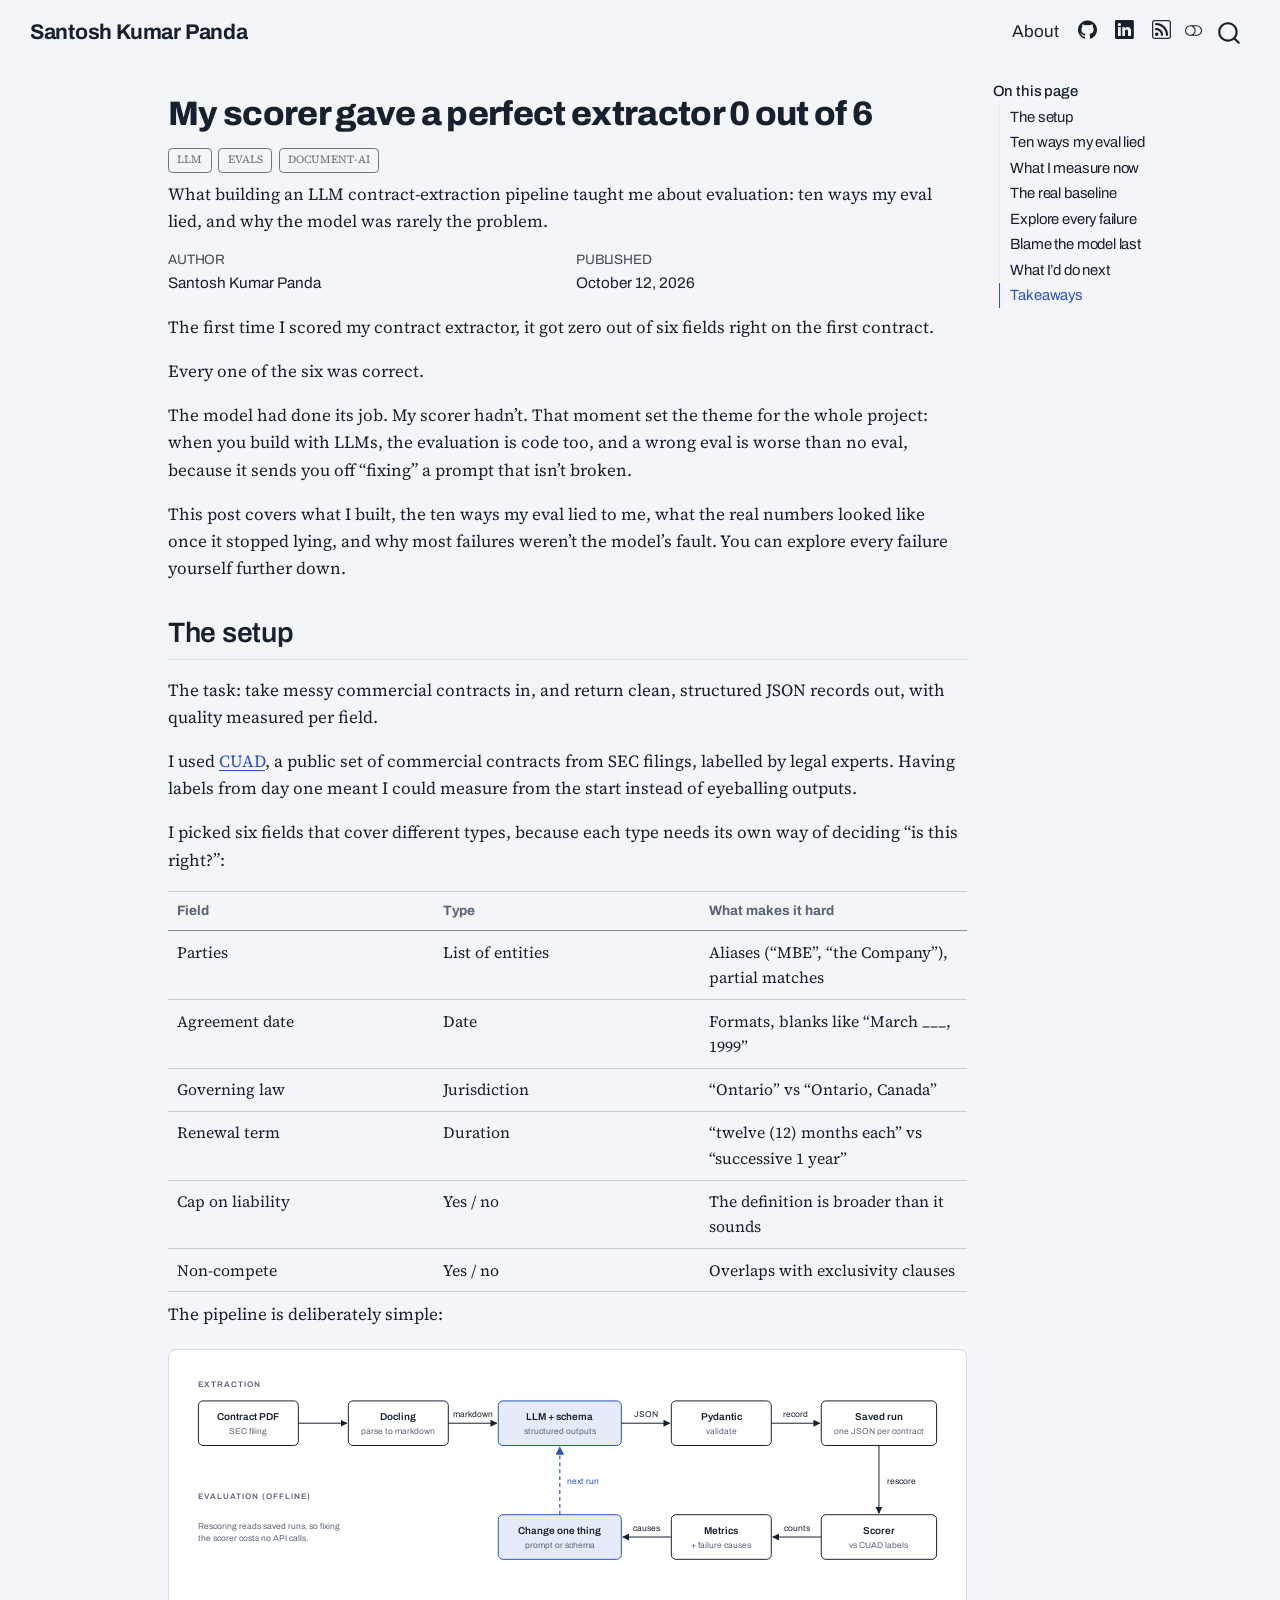
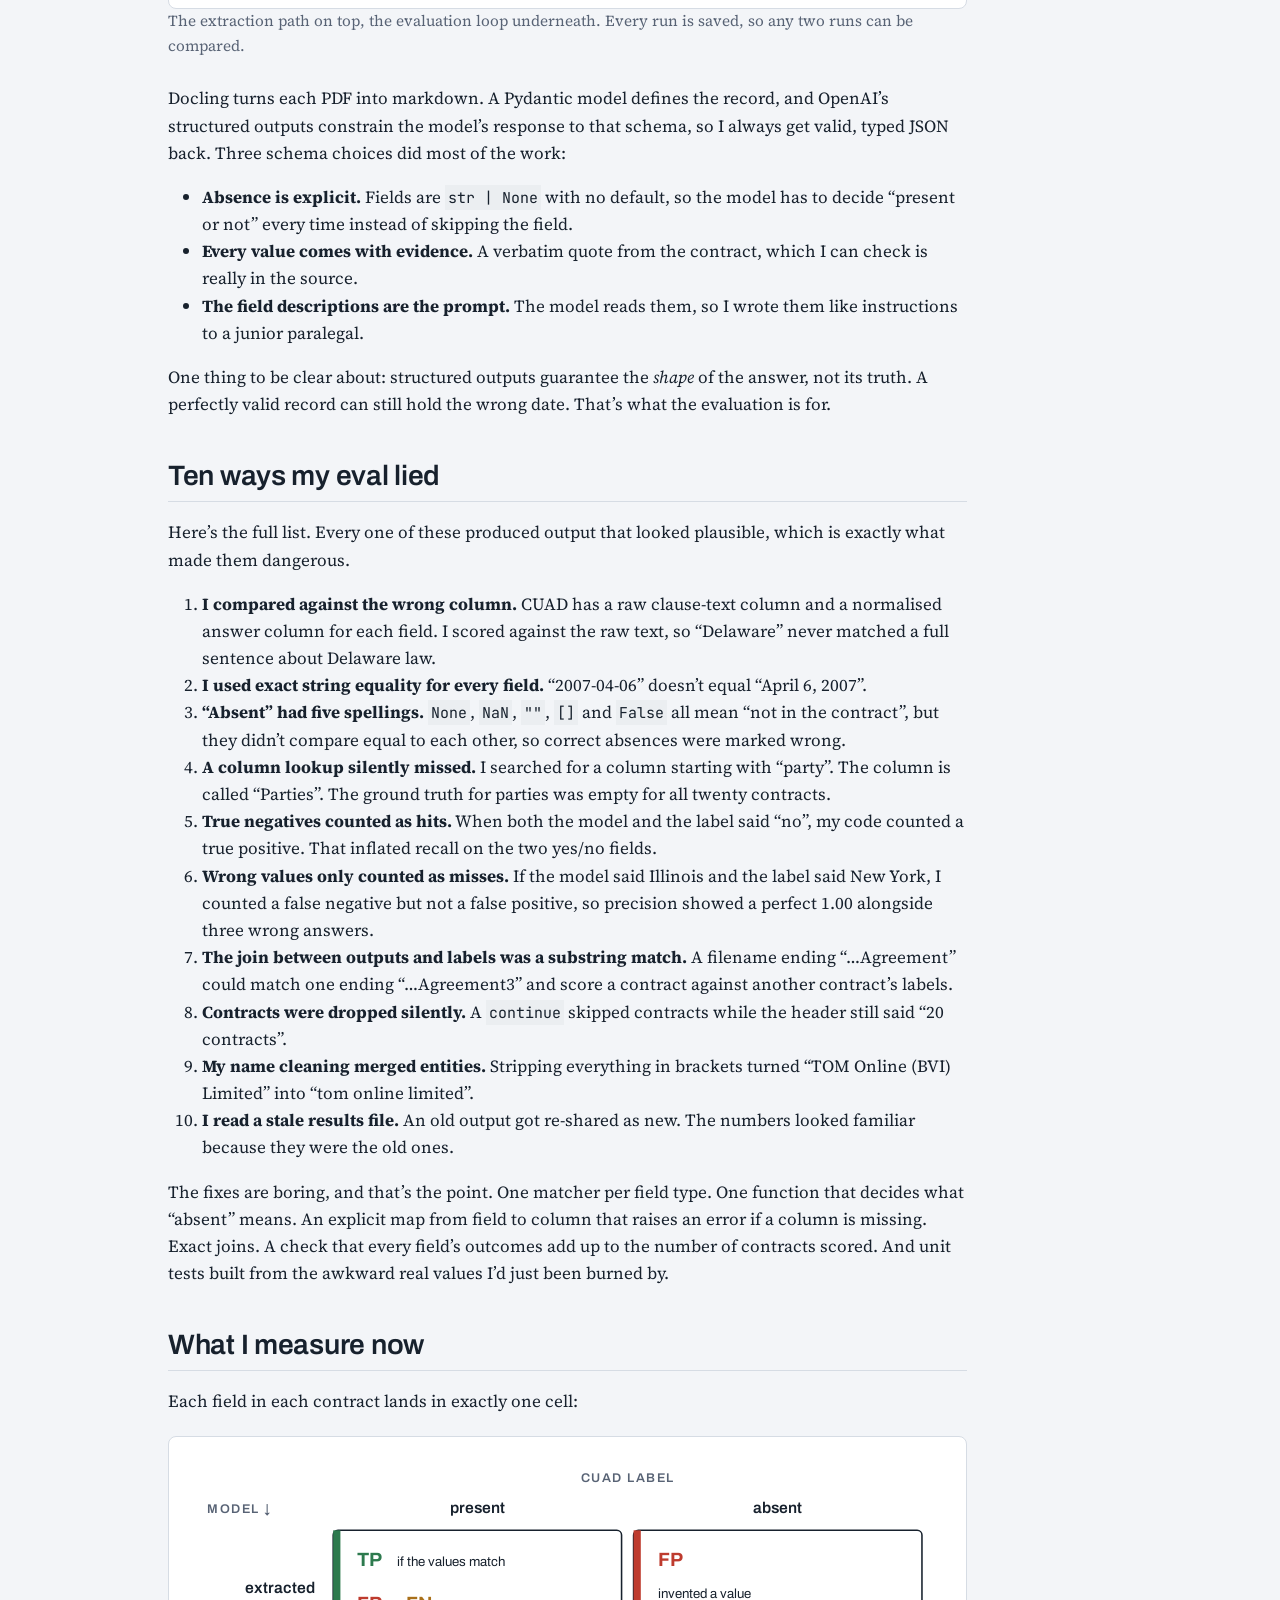
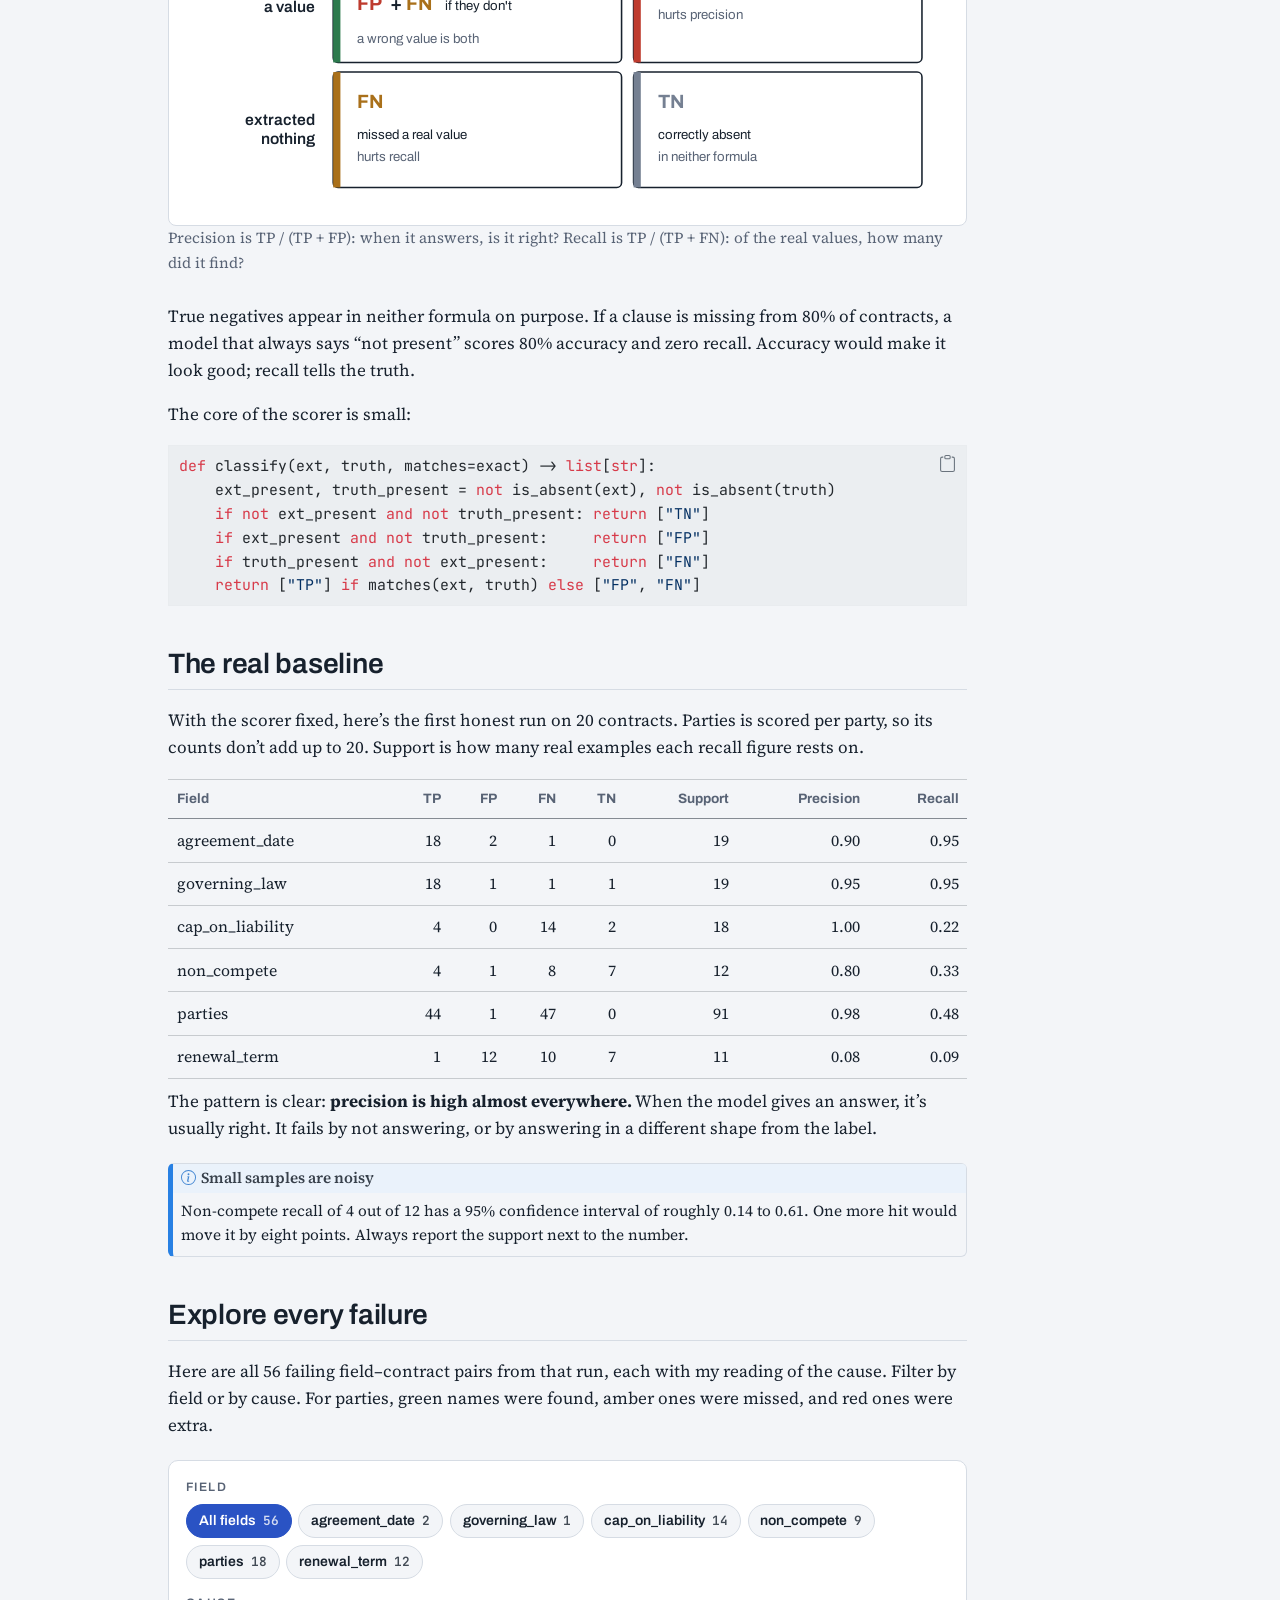
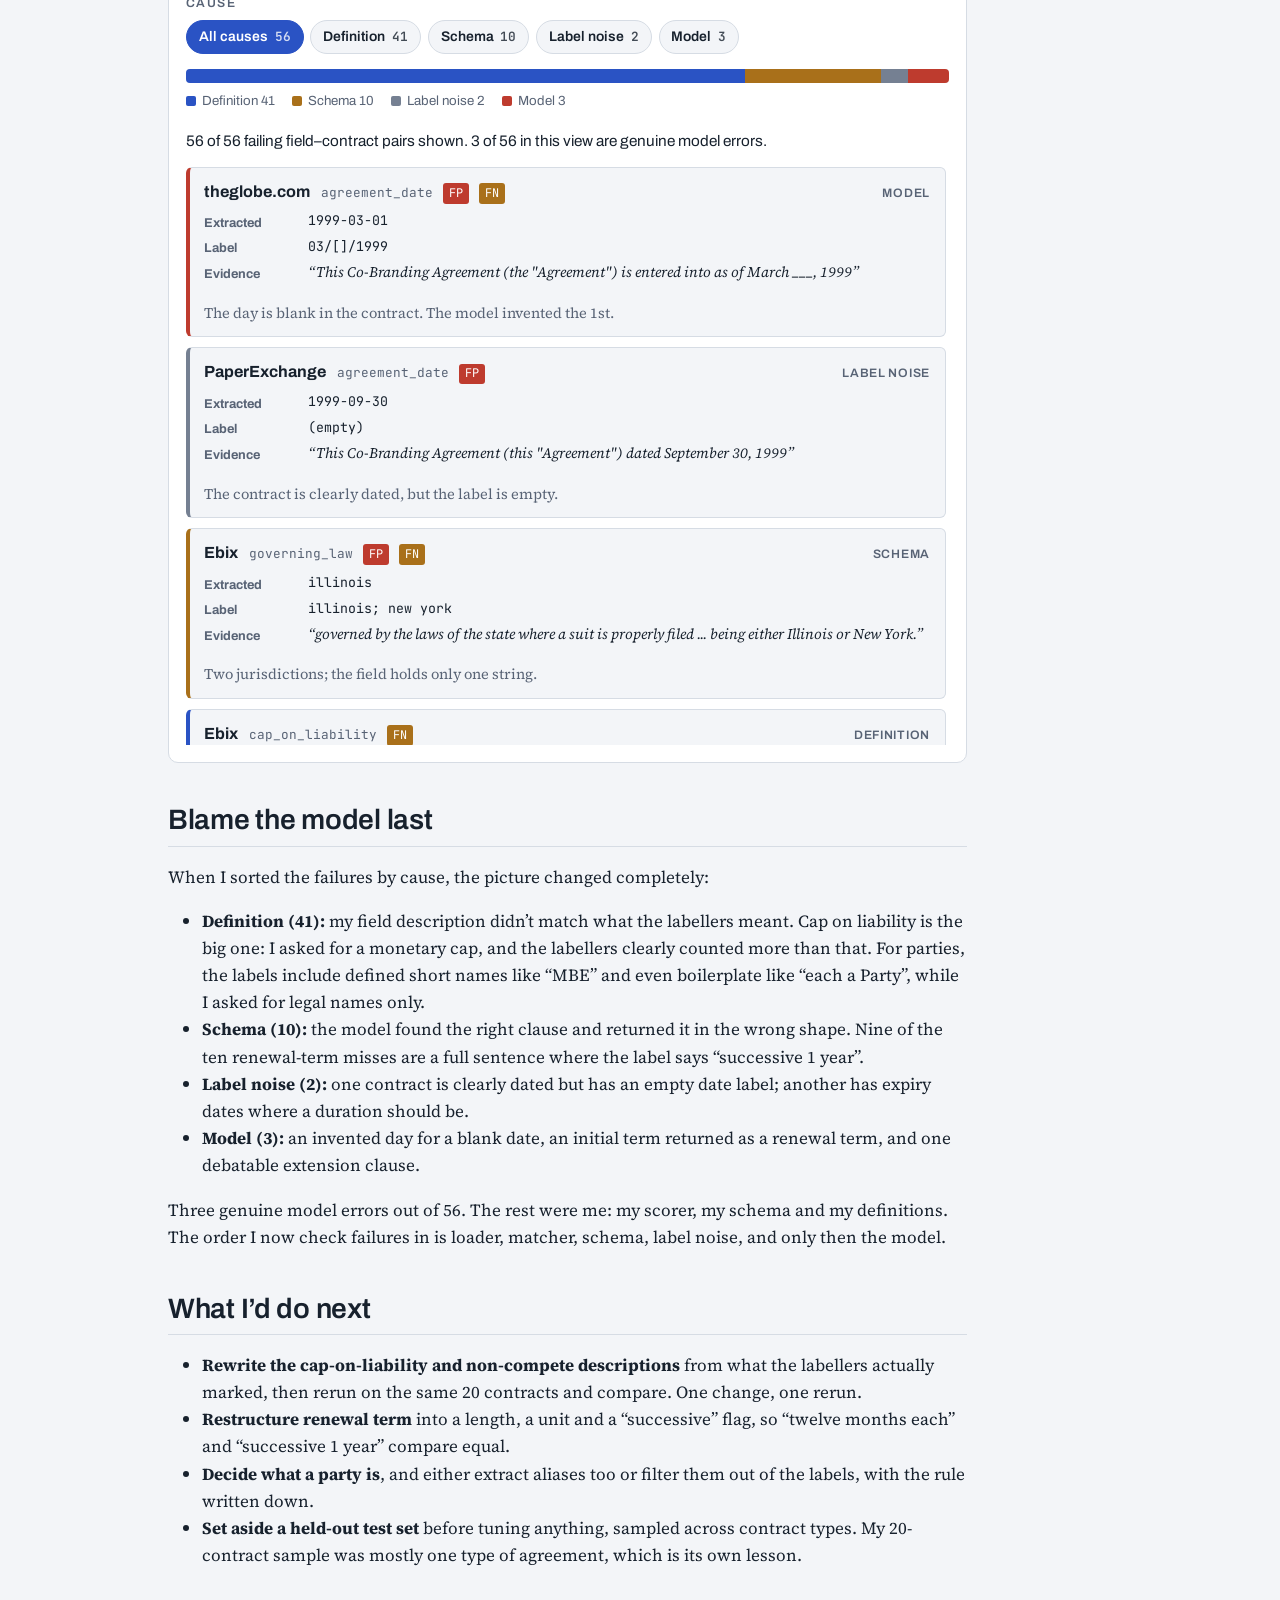
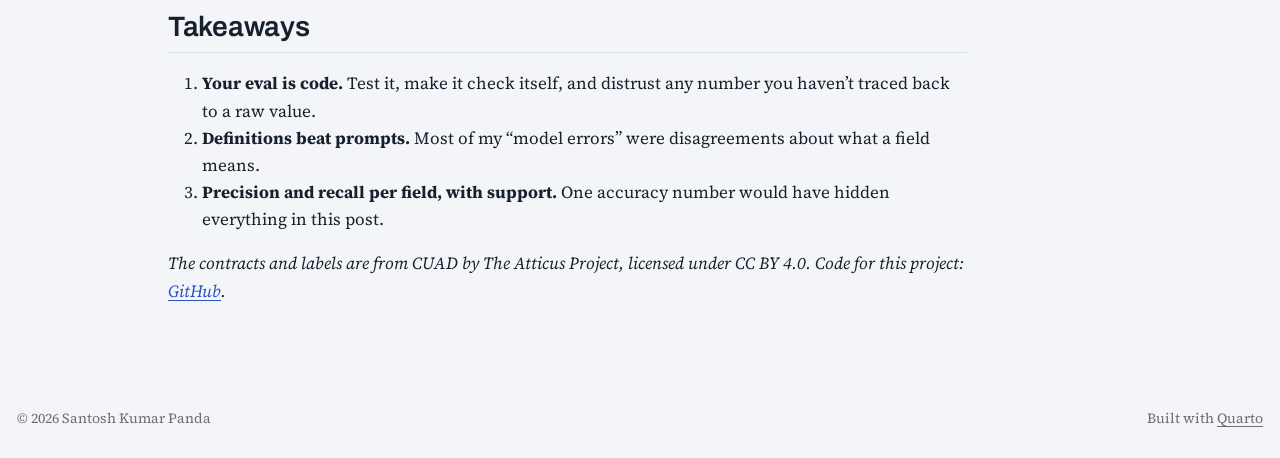
<file: posts/eval-lied/index.html>
<!DOCTYPE html>
<html xmlns="http://www.w3.org/1999/xhtml" lang="en" xml:lang="en"><head>

<meta charset="utf-8">
<meta name="generator" content="quarto-1.10.19">

<meta name="viewport" content="width=device-width, initial-scale=1.0, user-scalable=yes">

<meta name="author" content="Santosh Kumar Panda">
<meta name="dcterms.date" content="2026-10-12">
<meta name="description" content="What building an LLM contract-extraction pipeline taught me about evaluation: ten ways my eval lied, and why the model was rarely the problem.">

<title>My scorer gave a perfect extractor 0 out of 6 – Santosh Kumar Panda</title>
<style>
/* Default styles provided by pandoc.
** See https://pandoc.org/MANUAL.html#variables-for-html for config info.
*/
span.smallcaps{font-variant: small-caps;}
div.columns{display: flex; gap: 1.5em;}
div.column{flex: auto;}
@media screen {
div.columns{gap: min(4vw, 1.5em);}
div.column{overflow-x: auto;}
}
div.hanging-indent{margin-left: 1.5em; text-indent: -1.5em;}
ul.task-list{list-style: none;}
ul.task-list li input[type="checkbox"] {
  width: 0.8em;
  margin: 0 0.8em 0.2em -1em; /* quarto-specific, see https://github.com/quarto-dev/quarto-cli/issues/4556 */ 
  vertical-align: middle;
}
/* CSS for syntax highlighting */
html { -webkit-text-size-adjust: 100%; }
pre > code.sourceCode { white-space: pre; position: relative; }
pre > code.sourceCode > span { display: inline-block; line-height: 1.25; }
pre > code.sourceCode > span:empty { height: 1.2em; }
.sourceCode { overflow: visible; }
code.sourceCode > span { color: inherit; text-decoration: inherit; }
div.sourceCode { margin: 1em 0; }
pre.sourceCode { margin: 0; }
@media screen {
div.sourceCode { overflow: auto; }
}
@media print {
pre > code.sourceCode { white-space: pre-wrap; }
pre > code.sourceCode > span { text-indent: -5em; padding-left: 5em; }
}
pre.numberSource code
  { counter-reset: source-line 0; }
pre.numberSource code > span
  { position: relative; left: -4em; counter-increment: source-line; }
pre.numberSource code > span > a:first-child::before
  { content: counter(source-line);
    position: relative; left: -1em; text-align: right; vertical-align: baseline;
    border: none; display: inline-block;
    -webkit-touch-callout: none; -webkit-user-select: none;
    -khtml-user-select: none; -moz-user-select: none;
    -ms-user-select: none; user-select: none;
    padding: 0 4px; width: 4em;
  }
pre.numberSource { margin-left: 3em;  padding-left: 4px; }
div.sourceCode
  {   }
@media screen {
pre > code.sourceCode > span > a:first-child::before { text-decoration: underline; }
}
</style>


<script src="../../site_libs/quarto-nav/quarto-nav.js"></script>
<script src="../../site_libs/quarto-nav/headroom.min.js"></script>
<script src="../../site_libs/clipboard/clipboard.min.js"></script>
<script src="../../site_libs/quarto-search/autocomplete.umd.js"></script>
<script src="../../site_libs/quarto-search/fuse.min.js"></script>
<script src="../../site_libs/quarto-search/quarto-search.js"></script>
<meta name="quarto:offset" content="../../">
<script src="../../site_libs/quarto-html/quarto.js" type="module"></script>
<script src="../../site_libs/quarto-html/tabsets/tabsets.js" type="module"></script>
<script src="../../site_libs/quarto-html/popper.min.js"></script>
<script src="../../site_libs/quarto-html/tippy.umd.min.js"></script>
<script src="../../site_libs/quarto-html/anchor.min.js"></script>
<link href="../../site_libs/quarto-html/tippy.css" rel="stylesheet">
<link href="../../site_libs/quarto-html/quarto-syntax-highlighting-8c1a86ae588bd170d872b7970179cd19.css" rel="stylesheet" class="quarto-color-scheme" id="quarto-text-highlighting-styles">
<link href="../../site_libs/quarto-html/quarto-syntax-highlighting-dark-5bae3474ca31e1fa5ee9bc1f17714303.css" rel="stylesheet" class="quarto-color-scheme quarto-color-alternate" id="quarto-text-highlighting-styles">
<link href="../../site_libs/quarto-html/quarto-syntax-highlighting-8c1a86ae588bd170d872b7970179cd19.css" rel="stylesheet" class="quarto-color-scheme-extra" id="quarto-text-highlighting-styles">
<script src="../../site_libs/bootstrap/bootstrap.min.js"></script>
<link href="../../site_libs/bootstrap/bootstrap-icons.css" rel="stylesheet">
<link href="../../site_libs/bootstrap/bootstrap-0a0fbeb2470214d72197066b1c120c54.min.css" rel="stylesheet" append-hash="true" class="quarto-color-scheme" id="quarto-bootstrap" data-mode="light">
<link href="../../site_libs/bootstrap/bootstrap-dark-78996a301623f2ec62713f3a36ff7d9b.min.css" rel="stylesheet" append-hash="true" class="quarto-color-scheme quarto-color-alternate" id="quarto-bootstrap" data-mode="dark">
<link href="../../site_libs/bootstrap/bootstrap-0a0fbeb2470214d72197066b1c120c54.min.css" rel="stylesheet" append-hash="true" class="quarto-color-scheme-extra" id="quarto-bootstrap" data-mode="light">
<script id="quarto-search-options" type="application/json">{
  "location": "navbar",
  "copy-button": false,
  "collapse-after": 3,
  "panel-placement": "end",
  "type": "overlay",
  "limit": 50,
  "keyboard-shortcut": [
    "f",
    "/",
    "s"
  ],
  "show-item-context": false,
  "language": {
    "search-no-results-text": "No results",
    "search-matching-documents-text": "matching documents",
    "search-copy-link-title": "Copy link to search",
    "search-hide-matches-text": "Hide additional matches",
    "search-more-match-text": "more match in this document",
    "search-more-matches-text": "more matches in this document",
    "search-clear-button-title": "Clear",
    "search-text-placeholder": "",
    "search-detached-cancel-button-title": "Cancel",
    "search-submit-button-title": "Submit",
    "search-label": "Search"
  }
}</script>
<style>html{ scroll-behavior: smooth; }</style>
<link rel="preconnect" href="https://fonts.googleapis.com">
<link rel="preconnect" href="https://fonts.gstatic.com" crossorigin="">
<link rel="stylesheet" href="https://fonts.googleapis.com/css2?family=Archivo:wght@500;600;700;800&amp;family=JetBrains+Mono:wght@400;500&amp;family=Source+Serif+4:ital,opsz,wght@0,8..60,400;0,8..60,600;1,8..60,400&amp;display=swap">


<link rel="stylesheet" href="../../styles.css">
<meta property="og:title" content="My scorer gave a perfect extractor 0 out of 6 – Santosh Kumar Panda">
<meta property="og:description" content="What building an LLM contract-extraction pipeline taught me about evaluation: ten ways my eval lied, and why the model was rarely the problem.">
<meta property="og:image" content="https://mediansant.github.io/myblog/posts/eval-lied/card.png">
<meta property="og:site_name" content="Santosh Kumar Panda">
<meta property="og:image:height" content="630">
<meta property="og:image:width" content="1200">
<meta name="twitter:title" content="My scorer gave a perfect extractor 0 out of 6 – Santosh Kumar Panda">
<meta name="twitter:description" content="What building an LLM contract-extraction pipeline taught me about evaluation: ten ways my eval lied, and why the model was rarely the problem.">
<meta name="twitter:image" content="https://mediansant.github.io/myblog/posts/eval-lied/card.png">
<meta name="twitter:image-height" content="630">
<meta name="twitter:image-width" content="1200">
<meta name="twitter:card" content="summary_large_image">
</head>

<body class="nav-fixed quarto-light"><script id="quarto-html-before-body" type="application/javascript">
    const toggleBodyColorMode = (bsSheetEl) => {
      const mode = bsSheetEl.getAttribute("data-mode");
      const bodyEl = window.document.querySelector("body");
      if (mode === "dark") {
        bodyEl.classList.add("quarto-dark");
        bodyEl.classList.remove("quarto-light");
      } else {
        bodyEl.classList.add("quarto-light");
        bodyEl.classList.remove("quarto-dark");
      }
    }
    const toggleBodyColorPrimary = () => {
      const bsSheetEl = window.document.querySelector("link#quarto-bootstrap:not([rel=disabled-stylesheet])");
      if (bsSheetEl) {
        toggleBodyColorMode(bsSheetEl);
      }
    }
    const setColorSchemeToggle = (alternate) => {
      const toggles = window.document.querySelectorAll('.quarto-color-scheme-toggle');
      for (let i=0; i < toggles.length; i++) {
        const toggle = toggles[i];
        if (toggle) {
          if (alternate) {
            toggle.classList.add("alternate");
          } else {
            toggle.classList.remove("alternate");
          }
        }
      }
    };
    const toggleColorMode = (alternate) => {
      // Switch the stylesheets
      const primaryStylesheets = window.document.querySelectorAll('link.quarto-color-scheme:not(.quarto-color-alternate)');
      const alternateStylesheets = window.document.querySelectorAll('link.quarto-color-scheme.quarto-color-alternate');
      manageTransitions('#quarto-margin-sidebar .nav-link', false);
      if (alternate) {
        // note: dark is layered on light, we don't disable primary!
        enableStylesheet(alternateStylesheets);
        for (const sheetNode of alternateStylesheets) {
          if (sheetNode.id === "quarto-bootstrap") {
            toggleBodyColorMode(sheetNode);
          }
        }
      } else {
        disableStylesheet(alternateStylesheets);
        enableStylesheet(primaryStylesheets)
        toggleBodyColorPrimary();
      }
      manageTransitions('#quarto-margin-sidebar .nav-link', true);
      // Switch the toggles
      setColorSchemeToggle(alternate)
      // Hack to workaround the fact that safari doesn't
      // properly recolor the scrollbar when toggling (#1455)
      if (navigator.userAgent.indexOf('Safari') > 0 && navigator.userAgent.indexOf('Chrome') == -1) {
        manageTransitions("body", false);
        window.scrollTo(0, 1);
        setTimeout(() => {
          window.scrollTo(0, 0);
          manageTransitions("body", true);
        }, 40);
      }
    }
    const disableStylesheet = (stylesheets) => {
      for (let i=0; i < stylesheets.length; i++) {
        const stylesheet = stylesheets[i];
        stylesheet.rel = 'disabled-stylesheet';
      }
    }
    const enableStylesheet = (stylesheets) => {
      for (let i=0; i < stylesheets.length; i++) {
        const stylesheet = stylesheets[i];
        if(stylesheet.rel !== 'stylesheet') { // for Chrome, which will still FOUC without this check
          stylesheet.rel = 'stylesheet';
        }
      }
    }
    const manageTransitions = (selector, allowTransitions) => {
      const els = window.document.querySelectorAll(selector);
      for (let i=0; i < els.length; i++) {
        const el = els[i];
        if (allowTransitions) {
          el.classList.remove('notransition');
        } else {
          el.classList.add('notransition');
        }
      }
    }
    const isFileUrl = () => {
      return window.location.protocol === 'file:';
    }
    const hasAlternateSentinel = () => {
      let styleSentinel = getColorSchemeSentinel();
      if (styleSentinel !== null) {
        return styleSentinel === "alternate";
      } else {
        return false;
      }
    }
    const setStyleSentinel = (alternate) => {
      const value = alternate ? "alternate" : "default";
      if (!isFileUrl()) {
        window.localStorage.setItem("quarto-color-scheme", value);
      } else {
        localAlternateSentinel = value;
      }
    }
    const getColorSchemeSentinel = () => {
      if (!isFileUrl()) {
        const storageValue = window.localStorage.getItem("quarto-color-scheme");
        return storageValue != null ? storageValue : localAlternateSentinel;
      } else {
        return localAlternateSentinel;
      }
    }
    const toggleGiscusIfUsed = (isAlternate, darkModeDefault) => {
      const baseTheme = document.querySelector('#giscus-base-theme')?.value ?? 'light';
      const alternateTheme = document.querySelector('#giscus-alt-theme')?.value ?? 'dark';
      let newTheme = '';
      if(authorPrefersDark) {
        newTheme = isAlternate ? baseTheme : alternateTheme;
      } else {
        newTheme = isAlternate ? alternateTheme : baseTheme;
      }
      const changeGiscusTheme = () => {
        // From: https://github.com/giscus/giscus/issues/336
        const sendMessage = (message) => {
          const iframe = document.querySelector('iframe.giscus-frame');
          if (!iframe) return;
          iframe.contentWindow.postMessage({ giscus: message }, 'https://giscus.app');
        }
        sendMessage({
          setConfig: {
            theme: newTheme
          }
        });
      }
      const isGiscussLoaded = window.document.querySelector('iframe.giscus-frame') !== null;
      if (isGiscussLoaded) {
        changeGiscusTheme();
      }
    };
    const authorPrefersDark = false;
    const darkModeDefault = authorPrefersDark;
      document.querySelector('link#quarto-text-highlighting-styles.quarto-color-scheme-extra').rel = 'disabled-stylesheet';
      document.querySelector('link#quarto-bootstrap.quarto-color-scheme-extra').rel = 'disabled-stylesheet';
    let localAlternateSentinel = darkModeDefault ? 'alternate' : 'default';
    // Dark / light mode switch
    window.quartoToggleColorScheme = () => {
      // Read the current dark / light value
      let toAlternate = !hasAlternateSentinel();
      toggleColorMode(toAlternate);
      setStyleSentinel(toAlternate);
      toggleGiscusIfUsed(toAlternate, darkModeDefault);
      window.dispatchEvent(new Event('resize'));
    };
    // Switch to dark mode if need be
    if (hasAlternateSentinel()) {
      toggleColorMode(true);
    } else {
      toggleColorMode(false);
    }
  </script>

<div id="quarto-search-results"></div>
  <header id="quarto-header" class="headroom fixed-top">
    <nav class="navbar navbar-expand-lg " data-bs-theme="dark">
      <div class="navbar-container container-fluid">
      <div class="navbar-brand-container mx-auto">
    <a class="navbar-brand" href="../../index.html">
    <span class="navbar-title">Santosh Kumar Panda</span>
    </a>
  </div>
            <div id="quarto-search" class="" title="Search"></div>
          <button class="navbar-toggler" type="button" data-bs-toggle="collapse" data-bs-target="#navbarCollapse" aria-controls="navbarCollapse" role="menu" aria-expanded="false" aria-label="Toggle navigation" onclick="if (window.quartoToggleHeadroom) { window.quartoToggleHeadroom(); }">
  <span class="navbar-toggler-icon"></span>
</button>
          <div class="collapse navbar-collapse" id="navbarCollapse">
            <ul class="navbar-nav navbar-nav-scroll ms-auto">
  <li class="nav-item">
    <a class="nav-link" href="../../about.html"> 
<span class="menu-text">About</span></a>
  </li>  
  <li class="nav-item compact">
    <a class="nav-link" href="https://github.com/mediansant"> <i class="bi bi-github" role="img" aria-label="GitHub">
</i> 
<span class="menu-text"></span></a>
  </li>  
  <li class="nav-item compact">
    <a class="nav-link" href="https://www.linkedin.com/in/santosh015"> <i class="bi bi-linkedin" role="img" aria-label="LinkedIn">
</i> 
<span class="menu-text"></span></a>
  </li>  
  <li class="nav-item compact">
    <a class="nav-link" href="../../index.xml"> <i class="bi bi-rss" role="img" aria-label="RSS feed">
</i> 
<span class="menu-text"></span></a>
  </li>  
</ul>
          </div> <!-- /navcollapse -->
            <div class="quarto-navbar-tools">
  <a href="" class="quarto-color-scheme-toggle quarto-navigation-tool  px-1" onclick="window.quartoToggleColorScheme(); return false;" title="Toggle dark mode"><i class="bi"></i></a>
</div>
      </div> <!-- /container-fluid -->
    </nav>
</header>
<!-- content -->
<div id="quarto-content" class="quarto-container page-columns page-rows-contents page-layout-article page-navbar">
<!-- sidebar -->
<!-- margin-sidebar -->
    <div id="quarto-margin-sidebar" class="sidebar margin-sidebar">
        <nav id="TOC" role="doc-toc" class="toc-active">
    <h2 id="toc-title">On this page</h2>
   
  <ul>
  <li><a href="#the-setup" id="toc-the-setup" class="nav-link active" data-scroll-target="#the-setup">The setup</a></li>
  <li><a href="#ten-ways-my-eval-lied" id="toc-ten-ways-my-eval-lied" class="nav-link" data-scroll-target="#ten-ways-my-eval-lied">Ten ways my eval lied</a></li>
  <li><a href="#what-i-measure-now" id="toc-what-i-measure-now" class="nav-link" data-scroll-target="#what-i-measure-now">What I measure now</a></li>
  <li><a href="#the-real-baseline" id="toc-the-real-baseline" class="nav-link" data-scroll-target="#the-real-baseline">The real baseline</a></li>
  <li><a href="#explore-every-failure" id="toc-explore-every-failure" class="nav-link" data-scroll-target="#explore-every-failure">Explore every failure</a></li>
  <li><a href="#blame-the-model-last" id="toc-blame-the-model-last" class="nav-link" data-scroll-target="#blame-the-model-last">Blame the model last</a></li>
  <li><a href="#what-id-do-next" id="toc-what-id-do-next" class="nav-link" data-scroll-target="#what-id-do-next">What I’d do next</a></li>
  <li><a href="#takeaways" id="toc-takeaways" class="nav-link" data-scroll-target="#takeaways">Takeaways</a></li>
  </ul>
</nav>
    </div>
<!-- main -->
<main class="content" id="quarto-document-content">


<header id="title-block-header" class="quarto-title-block default">
<div class="quarto-title">
<h1 class="title">My scorer gave a perfect extractor 0 out of 6</h1>
  <div class="quarto-categories">
    <div class="quarto-category">llm</div>
    <div class="quarto-category">evals</div>
    <div class="quarto-category">document-ai</div>
  </div>
  </div>

<div>
  <div class="description">
    What building an LLM contract-extraction pipeline taught me about evaluation: ten ways my eval lied, and why the model was rarely the problem.
  </div>
</div>


<div class="quarto-title-meta">

    <div>
    <div class="quarto-title-meta-heading">Author</div>
    <div class="quarto-title-meta-contents">
             <p>Santosh Kumar Panda </p>
          </div>
  </div>
    
    <div>
    <div class="quarto-title-meta-heading">Published</div>
    <div class="quarto-title-meta-contents">
      <p class="date">October 12, 2026</p>
    </div>
  </div>
  
    
  </div>
  


</header>


<p>The first time I scored my contract extractor, it got zero out of six fields right on the first contract.</p>
<p>Every one of the six was correct.</p>
<p>The model had done its job. My scorer hadn’t. That moment set the theme for the whole project: when you build with LLMs, the evaluation is code too, and a wrong eval is worse than no eval, because it sends you off “fixing” a prompt that isn’t broken.</p>
<p>This post covers what I built, the ten ways my eval lied to me, what the real numbers looked like once it stopped lying, and why most failures weren’t the model’s fault. You can explore every failure yourself further down.</p>
<section id="the-setup" class="level2">
<h2 class="anchored" data-anchor-id="the-setup">The setup</h2>
<p>The task: take messy commercial contracts in, and return clean, structured JSON records out, with quality measured per field.</p>
<p>I used <a href="https://www.atticusprojectai.org/cuad">CUAD</a>, a public set of commercial contracts from SEC filings, labelled by legal experts. Having labels from day one meant I could measure from the start instead of eyeballing outputs.</p>
<p>I picked six fields that cover different types, because each type needs its own way of deciding “is this right?”:</p>
<table class="caption-top table">
<colgroup>
<col style="width: 33%">
<col style="width: 33%">
<col style="width: 33%">
</colgroup>
<thead>
<tr class="header">
<th>Field</th>
<th>Type</th>
<th>What makes it hard</th>
</tr>
</thead>
<tbody>
<tr class="odd">
<td>Parties</td>
<td>List of entities</td>
<td>Aliases (“MBE”, “the Company”), partial matches</td>
</tr>
<tr class="even">
<td>Agreement date</td>
<td>Date</td>
<td>Formats, blanks like “March ___, 1999”</td>
</tr>
<tr class="odd">
<td>Governing law</td>
<td>Jurisdiction</td>
<td>“Ontario” vs “Ontario, Canada”</td>
</tr>
<tr class="even">
<td>Renewal term</td>
<td>Duration</td>
<td>“twelve (12) months each” vs “successive 1 year”</td>
</tr>
<tr class="odd">
<td>Cap on liability</td>
<td>Yes / no</td>
<td>The definition is broader than it sounds</td>
</tr>
<tr class="even">
<td>Non-compete</td>
<td>Yes / no</td>
<td>Overlaps with exclusivity clauses</td>
</tr>
</tbody>
</table>
<p>The pipeline is deliberately simple:</p>
<figure class="di-fig figure"><div class="frame">
<svg viewbox="0 0 1000 300" role="img" aria-label="Runtime path: PDF to Docling to markdown, to an LLM with a Pydantic schema, to a validated JSON record, saved append-only. Eval loop: the scorer reads saved runs and CUAD labels, produces metrics and failure causes, and one change at a time feeds back into extraction.">
  <defs>
    <marker id="ah-p1" viewbox="0 0 10 10" refx="9" refy="5" markerwidth="7" markerheight="7" orient="auto-start-reverse"><path class="ah" d="M0,0 L10,5 L0,10 z"></path></marker>
    <marker id="ah-p1a" viewbox="0 0 10 10" refx="9" refy="5" markerwidth="7" markerheight="7" orient="auto-start-reverse"><path class="ah-accent" d="M0,0 L10,5 L0,10 z"></path></marker>
  </defs>
  <text x="20" y="30" class="t-cap muted">EXTRACTION</text>
  <rect class="box" x="20" y="48" width="130" height="58" rx="6"></rect><text x="85" y="73" class="t-md" text-anchor="middle">Contract PDF</text><text x="85" y="91" class="t-sm muted" text-anchor="middle">SEC filing</text>
  <rect class="box" x="215" y="48" width="130" height="58" rx="6"></rect><text x="280" y="73" class="t-md" text-anchor="middle">Docling</text><text x="280" y="91" class="t-sm muted" text-anchor="middle">parse to markdown</text>
  <rect class="box-soft" x="410" y="48" width="160" height="58" rx="6"></rect><text x="490" y="73" class="t-md" text-anchor="middle">LLM + schema</text><text x="490" y="91" class="t-sm muted" text-anchor="middle">structured outputs</text>
  <rect class="box" x="635" y="48" width="130" height="58" rx="6"></rect><text x="700" y="73" class="t-md" text-anchor="middle">Pydantic</text><text x="700" y="91" class="t-sm muted" text-anchor="middle">validate</text>
  <rect class="box" x="830" y="48" width="150" height="58" rx="6"></rect><text x="905" y="73" class="t-md" text-anchor="middle">Saved run</text><text x="905" y="91" class="t-sm muted" text-anchor="middle">one JSON per contract</text>
  <line class="line" x1="150" y1="77" x2="213" y2="77" marker-end="url(#ah-p1)"></line>
  <line class="line" x1="345" y1="77" x2="408" y2="77" marker-end="url(#ah-p1)"></line><text x="377" y="69" class="t-sm" text-anchor="middle">markdown</text>
  <line class="line" x1="570" y1="77" x2="633" y2="77" marker-end="url(#ah-p1)"></line><text x="602" y="69" class="t-sm" text-anchor="middle">JSON</text>
  <line class="line" x1="765" y1="77" x2="828" y2="77" marker-end="url(#ah-p1)"></line><text x="797" y="69" class="t-sm" text-anchor="middle">record</text>
  <text x="20" y="176" class="t-cap muted">EVALUATION (OFFLINE)</text>
  <text x="20" y="214" class="t-sm muted">Rescoring reads saved runs, so fixing</text>
  <text x="20" y="230" class="t-sm muted">the scorer costs no API calls.</text>
  <rect class="box-soft" x="410" y="196" width="160" height="58" rx="6"></rect><text x="490" y="221" class="t-md" text-anchor="middle">Change one thing</text><text x="490" y="239" class="t-sm muted" text-anchor="middle">prompt or schema</text>
  <rect class="box" x="635" y="196" width="130" height="58" rx="6"></rect><text x="700" y="221" class="t-md" text-anchor="middle">Metrics</text><text x="700" y="239" class="t-sm muted" text-anchor="middle">+ failure causes</text>
  <rect class="box" x="830" y="196" width="150" height="58" rx="6"></rect><text x="905" y="221" class="t-md" text-anchor="middle">Scorer</text><text x="905" y="239" class="t-sm muted" text-anchor="middle">vs CUAD labels</text>
  <line class="line" x1="905" y1="106" x2="905" y2="194" marker-end="url(#ah-p1)"></line><text x="915" y="156" class="t-sm">rescore</text>
  <line class="line" x1="830" y1="225" x2="767" y2="225" marker-end="url(#ah-p1)"></line><text x="798" y="217" class="t-sm" text-anchor="middle">counts</text>
  <line class="line" x1="635" y1="225" x2="572" y2="225" marker-end="url(#ah-p1)"></line><text x="603" y="217" class="t-sm" text-anchor="middle">causes</text>
  <line class="line-accent dash" x1="490" y1="196" x2="490" y2="108" marker-end="url(#ah-p1a)"></line><text x="500" y="156" class="t-sm" style="fill:var(--di-accent)">next run</text>
</svg></div>
<figcaption>The extraction path on top, the evaluation loop underneath. Every run is saved, so any two runs can be compared.</figcaption></figure>
<p>Docling turns each PDF into markdown. A Pydantic model defines the record, and OpenAI’s structured outputs constrain the model’s response to that schema, so I always get valid, typed JSON back. Three schema choices did most of the work:</p>
<ul>
<li><strong>Absence is explicit.</strong> Fields are <code>str | None</code> with no default, so the model has to decide “present or not” every time instead of skipping the field.</li>
<li><strong>Every value comes with evidence.</strong> A verbatim quote from the contract, which I can check is really in the source.</li>
<li><strong>The field descriptions are the prompt.</strong> The model reads them, so I wrote them like instructions to a junior paralegal.</li>
</ul>
<p>One thing to be clear about: structured outputs guarantee the <em>shape</em> of the answer, not its truth. A perfectly valid record can still hold the wrong date. That’s what the evaluation is for.</p>
</section>
<section id="ten-ways-my-eval-lied" class="level2">
<h2 class="anchored" data-anchor-id="ten-ways-my-eval-lied">Ten ways my eval lied</h2>
<p>Here’s the full list. Every one of these produced output that looked plausible, which is exactly what made them dangerous.</p>
<ol type="1">
<li><strong>I compared against the wrong column.</strong> CUAD has a raw clause-text column and a normalised answer column for each field. I scored against the raw text, so “Delaware” never matched a full sentence about Delaware law.</li>
<li><strong>I used exact string equality for every field.</strong> “2007-04-06” doesn’t equal “April 6, 2007”.</li>
<li><strong>“Absent” had five spellings.</strong> <code>None</code>, <code>NaN</code>, <code>""</code>, <code>[]</code> and <code>False</code> all mean “not in the contract”, but they didn’t compare equal to each other, so correct absences were marked wrong.</li>
<li><strong>A column lookup silently missed.</strong> I searched for a column starting with “party”. The column is called “Parties”. The ground truth for parties was empty for all twenty contracts.</li>
<li><strong>True negatives counted as hits.</strong> When both the model and the label said “no”, my code counted a true positive. That inflated recall on the two yes/no fields.</li>
<li><strong>Wrong values only counted as misses.</strong> If the model said Illinois and the label said New York, I counted a false negative but not a false positive, so precision showed a perfect 1.00 alongside three wrong answers.</li>
<li><strong>The join between outputs and labels was a substring match.</strong> A filename ending “…Agreement” could match one ending “…Agreement3” and score a contract against another contract’s labels.</li>
<li><strong>Contracts were dropped silently.</strong> A <code>continue</code> skipped contracts while the header still said “20 contracts”.</li>
<li><strong>My name cleaning merged entities.</strong> Stripping everything in brackets turned “TOM Online (BVI) Limited” into “tom online limited”.</li>
<li><strong>I read a stale results file.</strong> An old output got re-shared as new. The numbers looked familiar because they were the old ones.</li>
</ol>
<p>The fixes are boring, and that’s the point. One matcher per field type. One function that decides what “absent” means. An explicit map from field to column that raises an error if a column is missing. Exact joins. A check that every field’s outcomes add up to the number of contracts scored. And unit tests built from the awkward real values I’d just been burned by.</p>
</section>
<section id="what-i-measure-now" class="level2">
<h2 class="anchored" data-anchor-id="what-i-measure-now">What I measure now</h2>
<p>Each field in each contract lands in exactly one cell:</p>
<figure class="di-fig figure"><div class="frame">
<svg viewbox="0 0 640 300" role="img" aria-label="Outcome grid. Label present and value extracted: true positive if they match, false positive plus false negative if not. Value extracted but label absent: false positive. Label present but nothing extracted: false negative. Both absent: true negative.">
  <text x="370" y="26" class="t-cap muted" text-anchor="middle">CUAD LABEL</text>
  <text x="20" y="52" class="t-cap muted">MODEL ↓</text>
  <text x="245" y="52" class="t-md" text-anchor="middle">present</text>
  <text x="495" y="52" class="t-md" text-anchor="middle">absent</text>
  <text x="110" y="118" class="t-md" text-anchor="end">extracted</text><text x="110" y="134" class="t-md" text-anchor="end">a value</text>
  <text x="110" y="228" class="t-md" text-anchor="end">extracted</text><text x="110" y="244" class="t-md" text-anchor="end">nothing</text>
  <rect class="box" x="125" y="66" width="240" height="110" rx="4"></rect><rect class="tp" x="125" y="66" width="6" height="110"></rect>
  <text x="145" y="96" class="t-lg" style="fill:var(--di-tp)">TP</text><text x="178" y="96" class="t-sm">if the values match</text>
  <text x="145" y="132" class="t-lg" style="fill:var(--di-fp)">FP</text><text x="172" y="132" class="t-lg">+</text><text x="186" y="132" class="t-lg" style="fill:var(--di-fn)">FN</text><text x="218" y="132" class="t-sm">if they don't</text>
  <text x="145" y="160" class="t-sm muted">a wrong value is both</text>
  <rect class="box" x="375" y="66" width="240" height="110" rx="4"></rect><rect class="fp" x="375" y="66" width="6" height="110"></rect>
  <text x="395" y="96" class="t-lg" style="fill:var(--di-fp)">FP</text><text x="395" y="122" class="t-sm">invented a value</text><text x="395" y="140" class="t-sm muted">hurts precision</text>
  <rect class="box" x="125" y="184" width="240" height="96" rx="4"></rect><rect class="fn" x="125" y="184" width="6" height="96"></rect>
  <text x="145" y="214" class="t-lg" style="fill:var(--di-fn)">FN</text><text x="145" y="240" class="t-sm">missed a real value</text><text x="145" y="258" class="t-sm muted">hurts recall</text>
  <rect class="box" x="375" y="184" width="240" height="96" rx="4"></rect><rect class="tn" x="375" y="184" width="6" height="96"></rect>
  <text x="395" y="214" class="t-lg" style="fill:var(--di-tn)">TN</text><text x="395" y="240" class="t-sm">correctly absent</text><text x="395" y="258" class="t-sm muted">in neither formula</text>
</svg></div>
<figcaption>Precision is TP / (TP + FP): when it answers, is it right? Recall is TP / (TP + FN): of the real values, how many did it find?</figcaption></figure>
<p>True negatives appear in neither formula on purpose. If a clause is missing from 80% of contracts, a model that always says “not present” scores 80% accuracy and zero recall. Accuracy would make it look good; recall tells the truth.</p>
<p>The core of the scorer is small:</p>
<div class="code-copy-outer-scaffold"><div class="sourceCode" id="cb1"><pre class="sourceCode python code-with-copy"><code class="sourceCode python"><span id="cb1-1"><a href="#cb1-1" aria-hidden="true" tabindex="-1"></a><span class="kw">def</span> classify(ext, truth, matches<span class="op">=</span>exact) <span class="op">-&gt;</span> <span class="bu">list</span>[<span class="bu">str</span>]:</span>
<span id="cb1-2"><a href="#cb1-2" aria-hidden="true" tabindex="-1"></a>    ext_present, truth_present <span class="op">=</span> <span class="kw">not</span> is_absent(ext), <span class="kw">not</span> is_absent(truth)</span>
<span id="cb1-3"><a href="#cb1-3" aria-hidden="true" tabindex="-1"></a>    <span class="cf">if</span> <span class="kw">not</span> ext_present <span class="kw">and</span> <span class="kw">not</span> truth_present: <span class="cf">return</span> [<span class="st">"TN"</span>]</span>
<span id="cb1-4"><a href="#cb1-4" aria-hidden="true" tabindex="-1"></a>    <span class="cf">if</span> ext_present <span class="kw">and</span> <span class="kw">not</span> truth_present:     <span class="cf">return</span> [<span class="st">"FP"</span>]</span>
<span id="cb1-5"><a href="#cb1-5" aria-hidden="true" tabindex="-1"></a>    <span class="cf">if</span> truth_present <span class="kw">and</span> <span class="kw">not</span> ext_present:     <span class="cf">return</span> [<span class="st">"FN"</span>]</span>
<span id="cb1-6"><a href="#cb1-6" aria-hidden="true" tabindex="-1"></a>    <span class="cf">return</span> [<span class="st">"TP"</span>] <span class="cf">if</span> matches(ext, truth) <span class="cf">else</span> [<span class="st">"FP"</span>, <span class="st">"FN"</span>]</span></code></pre></div><button title="Copy to Clipboard" class="code-copy-button"><i class="bi"></i></button></div>
</section>
<section id="the-real-baseline" class="level2">
<h2 class="anchored" data-anchor-id="the-real-baseline">The real baseline</h2>
<p>With the scorer fixed, here’s the first honest run on 20 contracts. Parties is scored per party, so its counts don’t add up to 20. Support is how many real examples each recall figure rests on.</p>
<table class="caption-top table">
<thead>
<tr class="header">
<th>Field</th>
<th style="text-align: right;">TP</th>
<th style="text-align: right;">FP</th>
<th style="text-align: right;">FN</th>
<th style="text-align: right;">TN</th>
<th style="text-align: right;">Support</th>
<th style="text-align: right;">Precision</th>
<th style="text-align: right;">Recall</th>
</tr>
</thead>
<tbody>
<tr class="odd">
<td>agreement_date</td>
<td style="text-align: right;">18</td>
<td style="text-align: right;">2</td>
<td style="text-align: right;">1</td>
<td style="text-align: right;">0</td>
<td style="text-align: right;">19</td>
<td style="text-align: right;">0.90</td>
<td style="text-align: right;">0.95</td>
</tr>
<tr class="even">
<td>governing_law</td>
<td style="text-align: right;">18</td>
<td style="text-align: right;">1</td>
<td style="text-align: right;">1</td>
<td style="text-align: right;">1</td>
<td style="text-align: right;">19</td>
<td style="text-align: right;">0.95</td>
<td style="text-align: right;">0.95</td>
</tr>
<tr class="odd">
<td>cap_on_liability</td>
<td style="text-align: right;">4</td>
<td style="text-align: right;">0</td>
<td style="text-align: right;">14</td>
<td style="text-align: right;">2</td>
<td style="text-align: right;">18</td>
<td style="text-align: right;">1.00</td>
<td style="text-align: right;">0.22</td>
</tr>
<tr class="even">
<td>non_compete</td>
<td style="text-align: right;">4</td>
<td style="text-align: right;">1</td>
<td style="text-align: right;">8</td>
<td style="text-align: right;">7</td>
<td style="text-align: right;">12</td>
<td style="text-align: right;">0.80</td>
<td style="text-align: right;">0.33</td>
</tr>
<tr class="odd">
<td>parties</td>
<td style="text-align: right;">44</td>
<td style="text-align: right;">1</td>
<td style="text-align: right;">47</td>
<td style="text-align: right;">0</td>
<td style="text-align: right;">91</td>
<td style="text-align: right;">0.98</td>
<td style="text-align: right;">0.48</td>
</tr>
<tr class="even">
<td>renewal_term</td>
<td style="text-align: right;">1</td>
<td style="text-align: right;">12</td>
<td style="text-align: right;">10</td>
<td style="text-align: right;">7</td>
<td style="text-align: right;">11</td>
<td style="text-align: right;">0.08</td>
<td style="text-align: right;">0.09</td>
</tr>
</tbody>
</table>
<p>The pattern is clear: <strong>precision is high almost everywhere.</strong> When the model gives an answer, it’s usually right. It fails by not answering, or by answering in a different shape from the label.</p>
<div class="callout callout-style-default callout-note callout-titled">
<div class="callout-header d-flex align-content-center">
<div class="callout-icon-container">
<i class="callout-icon"></i>
</div>
<div class="callout-title-container flex-fill">
<span class="screen-reader-only">Note</span>Small samples are noisy
</div>
</div>
<div class="callout-body-container callout-body">
<p>Non-compete recall of 4 out of 12 has a 95% confidence interval of roughly 0.14 to 0.61. One more hit would move it by eight points. Always report the support next to the number.</p>
</div>
</div>
</section>
<section id="explore-every-failure" class="level2">
<h2 class="anchored" data-anchor-id="explore-every-failure">Explore every failure</h2>
<p>Here are all 56 failing field–contract pairs from that run, each with my reading of the cause. Filter by field or by cause. For parties, green names were found, amber ones were missed, and red ones were extra.</p>
<div class="fx" id="fx" aria-label="Failure explorer">
  <p class="fx-label">Field</p>
  <div class="fx-row" id="fx-fields" role="group" aria-label="Filter by field"></div>
  <p class="fx-label">Cause</p>
  <div class="fx-row" id="fx-buckets" role="group" aria-label="Filter by cause"></div>
  <div class="fx-bar" id="fx-bar" aria-hidden="true"></div>
  <div class="fx-legend" id="fx-legend"></div>
  <p class="fx-summary" id="fx-summary" aria-live="polite"></p>
  <div class="fx-list" id="fx-list"></div>
</div>

<script>
(function () {
  // Run 1: every field/contract pair that was not a true positive or true negative.
  // Buckets are my reading of each failure; "suspected" ones are not yet confirmed against the labels.
  var BUCKETS = [
    { id: "Definition", color: "var(--di-accent)", hint: "The field description doesn't match what the labellers marked" },
    { id: "Schema", color: "var(--di-fn)", hint: "Right clause, wrong shape" },
    { id: "Label noise", color: "var(--di-tn)", hint: "The label itself looks wrong or odd" },
    { id: "Model", color: "var(--di-fp)", hint: "A genuine model error" }
  ];
  var F = [];
  function add(field, co, o, bucket, ext, truth, ev, note) {
    F.push({ field: field, co: co, o: o, bucket: bucket, ext: ext, truth: truth, ev: ev || null, note: note || "" });
  }

  // agreement_date
  add("agreement_date", "theglobe.com", ["FP","FN"], "Model", "1999-03-01", "03/[]/1999",
      "This Co-Branding Agreement (the \"Agreement\") is entered into as of March ___, 1999",
      "The day is blank in the contract. The model invented the 1st.");
  add("agreement_date", "PaperExchange", ["FP"], "Label noise", "1999-09-30", "(empty)",
      "This Co-Branding Agreement (this \"Agreement\") dated September 30, 1999",
      "The contract is clearly dated, but the label is empty.");

  // governing_law
  add("governing_law", "Ebix", ["FP","FN"], "Schema", "illinois", "illinois; new york",
      "governed by the laws of the state where a suit is properly filed ... being either Illinois or New York.",
      "Two jurisdictions; the field holds only one string.");

  // cap_on_liability: 14 misses
  ["Ebix","2TheMart","Impresse","RAE Systems","eDiets","theglobe.com","LeadersOnline","mPhase",
   "Rand Worldwide","Invenda","HealthCentral","TOM Online","MusclePharm","Embark.com"].forEach(function (c) {
    add("cap_on_liability", c, ["FN"], "Definition", "false", "Yes", null,
        "Suspected: my description asked for a monetary cap; the labellers' definition is broader.");
  });

  // non_compete
  add("non_compete", "Stamps.com", ["FP"], "Definition", "true", "No",
      "The Company shall not enter into any agreement or arrangement ... with any provider of manifesting or shipping services through non-carrier retail shipping locations.",
      "Suspected: CUAD likely labels this under its separate Exclusivity category.");
  ["2TheMart","Impresse","RAE Systems","eDiets","LeadersOnline","Invenda","HealthCentral","Neoforma"].forEach(function (c) {
    add("non_compete", c, ["FN"], "Definition", "false", "Yes", null,
        "Suspected: the restriction is worded in a way my description didn't cover.");
  });

  // parties: scored per party
  var P = [
    ["Stamps.com", ["ishipcom inc","mail boxes etc usa inc"], ["ishipcom inc","mail boxes etc usa inc","mailboxes etc usa inc","mbe","company"]],
    ["Ebix", ["aboutcom inc","ebixcom inc"], ["aboutcom inc","ebixcom inc","about","ebix"]],
    ["2TheMart", ["iescrow inc","2themartcom inc"], ["iescrow inc","2themartcom inc","iescrow","2themart"]],
    ["Integrity Media", ["integrity incorporated","time life inc"], ["integrity incorporated","time life inc","integrity","tl","dba time life music"]],
    ["Impresse", ["verticalnet inc","impresse corporation"], ["verticalnet inc","impresse corporation","verticalnet","impresse"]],
    ["RAE Systems", ["nettaxi online communities inc","solutions media inc"], ["nettaxi online communities inc","solutions media inc dba spinrecordscom","nettaxi","spinrecordscom or client"]],
    ["eDiets", ["womencom networks inc","edietscom inc"], ["womencom networks inc","edietscom inc","womencom","ediets"]],
    ["theglobe.com", ["theglobecom inc","the boxlot company"], ["theglobecom inc","the boxlot company","theglobe","boxlot"]],
    ["LeadersOnline", ["verticalnet inc","leadersonline inc"], ["verticalnet inc","leadersonline inc","verticalnet","leadersonline"]],
    ["mPhase", ["lucent technologies inc","mphase technologies inc"], ["lucent technologies inc","mphase technologies inc","lucent","mphase","each individually a party and collectively the parties"]],
    ["Rand Worldwide", ["dassault systemes","planetcad inc"], ["dassault systemes","planetcad inc","planetcad","andor certain affiliates of dassault systemes"]],
    ["HealthCentral", ["medialinx interactive lp","healthcentralcom inc"], ["medialinx interactive lp","healthcentralcom inc","mlx","hci"]],
    ["TOM Online", ["skype communications sa","skype technologies sa","tom online limited","tom online inc","telonline limited"], ["skype communications sa","skype technologies sa","tom online limited","tom online inc","telonline limited","skype","skype holding","online bvi","tom holding","company","skype online bvi and the company may be referred to individually as party …"]],
    ["MusclePharm", ["marine mp llc","arnold schwarzenegger","fitness publications inc","musclepharm corporation"], ["marine mp llc","arnold schwarzenegger","fitness publications inc","musclepharm corporation","lender","endorser","fitness","collectively lender endorser and fitness are referred to as the as parties","collectively musclepharm or the company"]],
    ["PC Quote", ["pc quote inc","ab watley inc"], ["pc quote inc","ab watley inc","pcq","abw"]],
    ["Neoforma", ["verticalnet inc","neoformacom inc"], ["verticalnet inc","neoformacom inc","verticalnet","neoforma"]],
    ["Embark.com", ["snap technologies inc","united airlines inc"], ["snap technologies inc","united airlines inc","snap","sponsor"]],
    ["PaperExchange", ["verticalnet inc","paperexchangecom llc"], ["verticalnet inc","paperexchangecom llc","verticalnet","paperexchange"]]
  ];
  P.forEach(function (p) {
    var ext = p[1], truth = p[2];
    var o = ["TP"];
    if (truth.some(function (t) { return ext.indexOf(t) === -1; })) o.push("FN");
    if (ext.some(function (e) { return truth.indexOf(e) === -1; })) o.push("FP");
    var note = p[0] === "RAE Systems"
      ? "Aliases and labelled boilerplate are missed, and 'solutions media inc' vs '... dba spinrecordscom' needs a looser matcher."
      : "Legal names found; the labels also count defined short names and boilerplate spans.";
    add("parties", p[0], o, "Definition", ext, truth, null, note);
  });

  // renewal_term
  var R = [
    ["Stamps.com", "... extend such term for additional two (2)-year periods (each a \"Renewal Period\").", "successive 2 years"],
    ["2TheMart", "This Agreement may be renewed for any number of successive one (1) year terms by mutual written agreement ...", "successive 1 year"],
    ["RAE Systems", "... shall be automatically renewed for successive periods of one (1) year unless otherwise terminated ...", "successive 1 year"],
    ["eDiets", "This agreement shall automatically renew for additional successive terms of twelve (12) months each ...", "successive 1 year"],
    ["mPhase", "mPhase shall have the right to annually renew this agreement for a period of one year ...", "successive 1 year"],
    ["Rand Worldwide", "The Agreement shall automatically renew for successive one year additional terms ...", "successive 1 year"],
    ["TOM Online", "This Agreement shall automatically continue following the Initial Term, for an additional period of three (3) years", "3 years"],
    ["Neoforma", "This Agreement will automatically renew ... on a year to year basis (each, a \"Renewal Term\") ...", "successive 1 year"],
    ["PaperExchange", "This Agreement will automatically renew ... on a year to year basis (each, a \"Renewal Term\") ...", "successive 1 year"]
  ];
  R.forEach(function (r) {
    add("renewal_term", r[0], ["FP","FN"], "Schema", r[1], r[2], null,
        "Right clause, returned as a sentence; the label is a normalised duration.");
  });
  add("renewal_term", "Integrity Media", ["FP"], "Model", "the parties must mutually agree in writing to extend the term for additional periods of time.", "(empty)", null,
      "A mutual-agreement extension with no term; the label treats it as no renewal term. Debatable.");
  add("renewal_term", "Impresse", ["FP"], "Model", "The Term of this Agreement shall begin on the Effective Date and shall end fifteen months therefrom.", "(empty)", null,
      "Returned the initial term, not a renewal.");
  add("renewal_term", "MusclePharm", ["FP","FN"], "Label noise", "... shall automatically be renewed for an additional term of three (3) years (the \"First Additional Term\") ...", "7/22/2019; 7/22/2022", null,
      "The label holds expiry dates, not a duration.");

  // ---------- UI ----------
  var FIELDS = ["agreement_date","governing_law","cap_on_liability","non_compete","parties","renewal_term"];
  var state = { field: "all", bucket: "all" };
  var $ = function (id) { return document.getElementById(id); };

  function esc(s) { return String(s).replace(/[&<>"]/g, function (c) { return { "&": "&amp;", "<": "&lt;", ">": "&gt;", "\"": "&quot;" }[c]; }); }
  function inField(f) { return state.field === "all" || f.field === state.field; }
  function inBucket(f) { return state.bucket === "all" || f.bucket === state.bucket; }

  function chip(label, n, pressed, onClick) {
    var b = document.createElement("button");
    b.type = "button"; b.className = "chip"; b.setAttribute("aria-pressed", pressed ? "true" : "false");
    b.innerHTML = esc(label) + ' <span class="n">' + n + "</span>";
    b.addEventListener("click", onClick);
    return b;
  }

  function render() {
    var fRow = $("fx-fields"); fRow.innerHTML = "";
    fRow.appendChild(chip("All fields", F.length, state.field === "all", function () { state.field = "all"; render(); }));
    FIELDS.forEach(function (fd) {
      var n = F.filter(function (f) { return f.field === fd; }).length;
      fRow.appendChild(chip(fd, n, state.field === fd, function () { state.field = fd; render(); }));
    });

    var scoped = F.filter(inField);
    var bRow = $("fx-buckets"); bRow.innerHTML = "";
    bRow.appendChild(chip("All causes", scoped.length, state.bucket === "all", function () { state.bucket = "all"; render(); }));
    BUCKETS.forEach(function (b) {
      var n = scoped.filter(function (f) { return f.bucket === b.id; }).length;
      var c = chip(b.id, n, state.bucket === b.id, function () { state.bucket = b.id; render(); });
      c.title = b.hint;
      bRow.appendChild(c);
    });

    var bar = $("fx-bar"), legend = $("fx-legend"); bar.innerHTML = ""; legend.innerHTML = "";
    BUCKETS.forEach(function (b) {
      var n = scoped.filter(function (f) { return f.bucket === b.id; }).length;
      var s = document.createElement("span");
      s.style.width = (scoped.length ? (100 * n / scoped.length) : 0) + "%";
      s.style.background = b.color;
      bar.appendChild(s);
      legend.insertAdjacentHTML("beforeend", '<span><i style="background:' + b.color + '"></i>' + esc(b.id) + " " + n + "</span>");
    });

    var shown = scoped.filter(inBucket);
    var model = scoped.filter(function (f) { return f.bucket === "Model"; }).length;
    $("fx-summary").textContent = shown.length + " of " + F.length + " failing field–contract pairs shown. "
      + model + " of " + scoped.length + " in this view are genuine model errors.";

    var list = $("fx-list"); list.innerHTML = "";
    if (!shown.length) { list.innerHTML = '<p class="fx-empty">No failures match this combination.</p>'; return; }
    shown.forEach(function (f) {
      var tags = f.o.map(function (o) { return '<span class="fx-tag ' + o + '">' + o + "</span>"; }).join(" ");
      var body;
      if (Array.isArray(f.ext)) {
        var items = f.truth.map(function (t) {
          return '<span class="' + (f.ext.indexOf(t) !== -1 ? "hit" : "miss") + '">' + esc(t) + "</span>";
        }).concat(f.ext.filter(function (e) { return f.truth.indexOf(e) === -1; }).map(function (e) {
          return '<span class="extra">' + esc(e) + "</span>";
        }));
        body = '<dl class="fx-kv"><dt>Parties</dt><dd><div class="fx-items">' + items.join("") + "</div></dd>"
             + '<dt>Key</dt><dd><div class="fx-items"><span class="hit">found</span><span class="miss">missed</span><span class="extra">extra</span></div></dd></dl>';
      } else {
        body = '<dl class="fx-kv"><dt>Extracted</dt><dd>' + esc(f.ext) + "</dd><dt>Label</dt><dd>" + esc(f.truth) + "</dd>"
             + (f.ev ? '<dt>Evidence</dt><dd class="ev">“' + esc(f.ev) + "”</dd>" : "") + "</dl>";
      }
      list.insertAdjacentHTML("beforeend",
        '<article class="fx-card" data-bucket="' + esc(f.bucket) + '">'
        + '<div class="fx-head"><b>' + esc(f.co) + '</b><span class="fx-field">' + esc(f.field) + "</span>" + tags
        + '<span class="fx-bucket">' + esc(f.bucket) + "</span></div>"
        + body
        + (f.note ? '<p class="fx-note">' + esc(f.note) + "</p>" : "")
        + "</article>");
    });
  }
  render();
})();
</script>
</section>
<section id="blame-the-model-last" class="level2">
<h2 class="anchored" data-anchor-id="blame-the-model-last">Blame the model last</h2>
<p>When I sorted the failures by cause, the picture changed completely:</p>
<ul>
<li><strong>Definition (41):</strong> my field description didn’t match what the labellers meant. Cap on liability is the big one: I asked for a monetary cap, and the labellers clearly counted more than that. For parties, the labels include defined short names like “MBE” and even boilerplate like “each a Party”, while I asked for legal names only.</li>
<li><strong>Schema (10):</strong> the model found the right clause and returned it in the wrong shape. Nine of the ten renewal-term misses are a full sentence where the label says “successive 1 year”.</li>
<li><strong>Label noise (2):</strong> one contract is clearly dated but has an empty date label; another has expiry dates where a duration should be.</li>
<li><strong>Model (3):</strong> an invented day for a blank date, an initial term returned as a renewal term, and one debatable extension clause.</li>
</ul>
<p>Three genuine model errors out of 56. The rest were me: my scorer, my schema and my definitions. The order I now check failures in is loader, matcher, schema, label noise, and only then the model.</p>
</section>
<section id="what-id-do-next" class="level2">
<h2 class="anchored" data-anchor-id="what-id-do-next">What I’d do next</h2>
<ul>
<li><strong>Rewrite the cap-on-liability and non-compete descriptions</strong> from what the labellers actually marked, then rerun on the same 20 contracts and compare. One change, one rerun.</li>
<li><strong>Restructure renewal term</strong> into a length, a unit and a “successive” flag, so “twelve months each” and “successive 1 year” compare equal.</li>
<li><strong>Decide what a party is</strong>, and either extract aliases too or filter them out of the labels, with the rule written down.</li>
<li><strong>Set aside a held-out test set</strong> before tuning anything, sampled across contract types. My 20-contract sample was mostly one type of agreement, which is its own lesson.</li>
</ul>
</section>
<section id="takeaways" class="level2">
<h2 class="anchored" data-anchor-id="takeaways">Takeaways</h2>
<ol type="1">
<li><strong>Your eval is code.</strong> Test it, make it check itself, and distrust any number you haven’t traced back to a raw value.</li>
<li><strong>Definitions beat prompts.</strong> Most of my “model errors” were disagreements about what a field means.</li>
<li><strong>Precision and recall per field, with support.</strong> One accuracy number would have hidden everything in this post.</li>
</ol>
<p><em>The contracts and labels are from CUAD by The Atticus Project, licensed under CC BY 4.0. Code for this project: <a href="https://github.com/mediansant/doc-intel">GitHub</a>.</em></p>


</section>

</main> <!-- /main -->
<script id="quarto-html-after-body" type="application/javascript">
  window.document.addEventListener("DOMContentLoaded", function (event) {
    // Ensure there is a toggle, if there isn't float one in the top right
    if (window.document.querySelector('.quarto-color-scheme-toggle') === null) {
      const a = window.document.createElement('a');
      a.classList.add('top-right');
      a.classList.add('quarto-color-scheme-toggle');
      a.href = "";
      a.onclick = function() { try { window.quartoToggleColorScheme(); } catch {} return false; };
      const i = window.document.createElement("i");
      i.classList.add('bi');
      a.appendChild(i);
      window.document.body.appendChild(a);
    }
    setColorSchemeToggle(hasAlternateSentinel())
    const icon = "";
    const anchorJS = new window.AnchorJS();
    anchorJS.options = {
      placement: 'right',
      icon: icon
    };
    anchorJS.add('.anchored');
    const isCodeAnnotation = (el) => {
      for (const clz of el.classList) {
        if (clz.startsWith('code-annotation-')) {                     
          return true;
        }
      }
      return false;
    }
    const onCopySuccess = function(e) {
      // button target
      const button = e.trigger;
      // don't keep focus
      button.blur();
      // flash "checked"
      button.classList.add('code-copy-button-checked');
      var currentTitle = button.getAttribute("title");
      button.setAttribute("title", "Copied!");
      let tooltip;
      if (window.bootstrap) {
        button.setAttribute("data-bs-toggle", "tooltip");
        button.setAttribute("data-bs-placement", "left");
        button.setAttribute("data-bs-title", "Copied!");
        tooltip = new bootstrap.Tooltip(button, 
          { trigger: "manual", 
            customClass: "code-copy-button-tooltip",
            offset: [0, -8]});
        tooltip.show();    
      }
      setTimeout(function() {
        if (tooltip) {
          tooltip.hide();
          button.removeAttribute("data-bs-title");
          button.removeAttribute("data-bs-toggle");
          button.removeAttribute("data-bs-placement");
        }
        button.setAttribute("title", currentTitle);
        button.classList.remove('code-copy-button-checked');
      }, 1000);
      // clear code selection
      e.clearSelection();
    }
    const getTextToCopy = function(trigger) {
      const outerScaffold = trigger.parentElement.cloneNode(true);
      const codeEl = outerScaffold.querySelector('code');
      for (const childEl of codeEl.children) {
        if (isCodeAnnotation(childEl)) {
          childEl.remove();
        }
      }
      return codeEl.innerText;
    }
    const clipboard = new window.ClipboardJS('.code-copy-button:not([data-in-quarto-modal])', {
      text: getTextToCopy
    });
    clipboard.on('success', onCopySuccess);
    if (window.document.getElementById('quarto-embedded-source-code-modal')) {
      const clipboardModal = new window.ClipboardJS('.code-copy-button[data-in-quarto-modal]', {
        text: getTextToCopy,
        container: window.document.getElementById('quarto-embedded-source-code-modal')
      });
      clipboardModal.on('success', onCopySuccess);
    }
      var localhostRegex = new RegExp(/^(?:http|https):\/\/localhost\:?[0-9]*\//);
      var mailtoRegex = new RegExp(/^mailto:/);
        var filterRegex = new RegExp("https:\/\/mediansant\.github\.io\/myblog\/");
      var isInternal = (href) => {
          return filterRegex.test(href) || localhostRegex.test(href) || mailtoRegex.test(href);
      }
      // Inspect non-navigation links and adorn them if external
     var links = window.document.querySelectorAll('a[href]:not(.nav-link):not(.navbar-brand):not(.toc-action):not(.sidebar-link):not(.sidebar-item-toggle):not(.pagination-link):not(.no-external):not([aria-hidden]):not(.dropdown-item):not(.quarto-navigation-tool):not(.about-link)');
      for (var i=0; i<links.length; i++) {
        const link = links[i];
        if (!isInternal(link.href)) {
          // undo the damage that might have been done by quarto-nav.js in the case of
          // links that we want to consider external
          if (link.dataset.originalHref !== undefined) {
            link.href = link.dataset.originalHref;
          }
        }
      }
    function tippyHover(el, contentFn, onTriggerFn, onUntriggerFn) {
      const config = {
        allowHTML: true,
        maxWidth: 500,
        delay: 100,
        arrow: false,
        appendTo: function(el) {
            return el.parentElement;
        },
        interactive: true,
        interactiveBorder: 10,
        theme: 'quarto',
        placement: 'bottom-start',
      };
      if (contentFn) {
        config.content = contentFn;
      }
      if (onTriggerFn) {
        config.onTrigger = onTriggerFn;
      }
      if (onUntriggerFn) {
        config.onUntrigger = onUntriggerFn;
      }
      window.tippy(el, config); 
    }
    const noterefs = window.document.querySelectorAll('a[role="doc-noteref"]');
    for (var i=0; i<noterefs.length; i++) {
      const ref = noterefs[i];
      tippyHover(ref, function() {
        // use id or data attribute instead here
        let href = ref.getAttribute('data-footnote-href') || ref.getAttribute('href');
        try { href = new URL(href).hash; } catch {}
        const id = href.replace(/^#\/?/, "");
        const note = window.document.getElementById(id);
        if (note) {
          return note.innerHTML;
        } else {
          return "";
        }
      });
    }
    const xrefs = window.document.querySelectorAll('a.quarto-xref');
    const processXRef = (id, note) => {
      // Strip column container classes
      const stripColumnClz = (el) => {
        el.classList.remove("page-full", "page-columns");
        if (el.children) {
          for (const child of el.children) {
            stripColumnClz(child);
          }
        }
      }
      stripColumnClz(note)
      if (id === null || id.startsWith('sec-')) {
        // Special case sections, only their first couple elements
        const container = document.createElement("div");
        if (note.children && note.children.length > 2) {
          container.appendChild(note.children[0].cloneNode(true));
          for (let i = 1; i < note.children.length; i++) {
            const child = note.children[i];
            if (child.tagName === "P" && child.innerText === "") {
              continue;
            } else {
              container.appendChild(child.cloneNode(true));
              break;
            }
          }
          if (window.Quarto?.typesetMath) {
            window.Quarto.typesetMath(container);
          }
          return container.innerHTML
        } else {
          if (window.Quarto?.typesetMath) {
            window.Quarto.typesetMath(note);
          }
          return note.innerHTML;
        }
      } else {
        // Remove any anchor links if they are present
        const anchorLink = note.querySelector('a.anchorjs-link');
        if (anchorLink) {
          anchorLink.remove();
        }
        if (window.Quarto?.typesetMath) {
          window.Quarto.typesetMath(note);
        }
        if (note.classList.contains("callout")) {
          return note.outerHTML;
        } else {
          return note.innerHTML;
        }
      }
    }
    for (var i=0; i<xrefs.length; i++) {
      const xref = xrefs[i];
      tippyHover(xref, undefined, function(instance) {
        instance.disable();
        let url = xref.getAttribute('href');
        let hash = undefined; 
        if (url.startsWith('#')) {
          hash = url;
        } else {
          try { hash = new URL(url).hash; } catch {}
        }
        if (hash) {
          const id = hash.replace(/^#\/?/, "");
          const note = window.document.getElementById(id);
          if (note !== null) {
            try {
              const html = processXRef(id, note.cloneNode(true));
              instance.setContent(html);
            } finally {
              instance.enable();
              instance.show();
            }
          } else {
            // See if we can fetch this
            fetch(url.split('#')[0])
            .then(res => res.text())
            .then(html => {
              const parser = new DOMParser();
              const htmlDoc = parser.parseFromString(html, "text/html");
              const note = htmlDoc.getElementById(id);
              if (note !== null) {
                const html = processXRef(id, note);
                instance.setContent(html);
              } 
            }).finally(() => {
              instance.enable();
              instance.show();
            });
          }
        } else {
          // See if we can fetch a full url (with no hash to target)
          // This is a special case and we should probably do some content thinning / targeting
          fetch(url)
          .then(res => res.text())
          .then(html => {
            const parser = new DOMParser();
            const htmlDoc = parser.parseFromString(html, "text/html");
            const note = htmlDoc.querySelector('main.content');
            if (note !== null) {
              // This should only happen for chapter cross references
              // (since there is no id in the URL)
              // remove the first header
              if (note.children.length > 0 && note.children[0].tagName === "HEADER") {
                note.children[0].remove();
              }
              const html = processXRef(null, note);
              instance.setContent(html);
            } 
          }).finally(() => {
            instance.enable();
            instance.show();
          });
        }
      }, function(instance) {
      });
    }
        let selectedAnnoteEl;
        const selectorForAnnotation = ( cell, annotation) => {
          let cellAttr = 'data-code-cell="' + cell + '"';
          let lineAttr = 'data-code-annotation="' +  annotation + '"';
          const selector = 'span[' + cellAttr + '][' + lineAttr + ']';
          return selector;
        }
        const selectCodeLines = (annoteEl) => {
          const doc = window.document;
          const targetCell = annoteEl.getAttribute("data-target-cell");
          const targetAnnotation = annoteEl.getAttribute("data-target-annotation");
          const annoteSpan = window.document.querySelector(selectorForAnnotation(targetCell, targetAnnotation));
          const lines = annoteSpan.getAttribute("data-code-lines").split(",");
          const lineIds = lines.map((line) => {
            return targetCell + "-" + line;
          })
          let top = null;
          let height = null;
          let parent = null;
          if (lineIds.length > 0) {
              //compute the position of the single el (top and bottom and make a div)
              const el = window.document.getElementById(lineIds[0]);
              top = el.offsetTop;
              height = el.offsetHeight;
              parent = el.parentElement.parentElement;
            if (lineIds.length > 1) {
              const lastEl = window.document.getElementById(lineIds[lineIds.length - 1]);
              const bottom = lastEl.offsetTop + lastEl.offsetHeight;
              height = bottom - top;
            }
            if (top !== null && height !== null && parent !== null) {
              // cook up a div (if necessary) and position it 
              let div = window.document.getElementById("code-annotation-line-highlight");
              if (div === null) {
                div = window.document.createElement("div");
                div.setAttribute("id", "code-annotation-line-highlight");
                div.style.position = 'absolute';
                parent.appendChild(div);
              }
              div.style.top = top - 2 + "px";
              div.style.height = height + 4 + "px";
              div.style.left = 0;
              let gutterDiv = window.document.getElementById("code-annotation-line-highlight-gutter");
              if (gutterDiv === null) {
                gutterDiv = window.document.createElement("div");
                gutterDiv.setAttribute("id", "code-annotation-line-highlight-gutter");
                gutterDiv.style.position = 'absolute';
                const codeCell = window.document.getElementById(targetCell);
                const gutter = codeCell.querySelector('.code-annotation-gutter');
                gutter.appendChild(gutterDiv);
              }
              gutterDiv.style.top = top - 2 + "px";
              gutterDiv.style.height = height + 4 + "px";
            }
            selectedAnnoteEl = annoteEl;
          }
        };
        const unselectCodeLines = () => {
          const elementsIds = ["code-annotation-line-highlight", "code-annotation-line-highlight-gutter"];
          elementsIds.forEach((elId) => {
            const div = window.document.getElementById(elId);
            if (div) {
              div.remove();
            }
          });
          selectedAnnoteEl = undefined;
        };
          // Handle positioning of the toggle
      window.addEventListener(
        "resize",
        throttle(() => {
          elRect = undefined;
          if (selectedAnnoteEl) {
            selectCodeLines(selectedAnnoteEl);
          }
        }, 10)
      );
      function throttle(fn, ms) {
      let throttle = false;
      let timer;
        return (...args) => {
          if(!throttle) { // first call gets through
              fn.apply(this, args);
              throttle = true;
          } else { // all the others get throttled
              if(timer) clearTimeout(timer); // cancel #2
              timer = setTimeout(() => {
                fn.apply(this, args);
                timer = throttle = false;
              }, ms);
          }
        };
      }
        // Attach click handler to the DT
        const annoteDls = window.document.querySelectorAll('dt[data-target-cell]');
        for (const annoteDlNode of annoteDls) {
          annoteDlNode.addEventListener('click', (event) => {
            const clickedEl = event.target;
            if (clickedEl !== selectedAnnoteEl) {
              unselectCodeLines();
              const activeEl = window.document.querySelector('dt[data-target-cell].code-annotation-active');
              if (activeEl) {
                activeEl.classList.remove('code-annotation-active');
              }
              selectCodeLines(clickedEl);
              clickedEl.classList.add('code-annotation-active');
            } else {
              // Unselect the line
              unselectCodeLines();
              clickedEl.classList.remove('code-annotation-active');
            }
          });
        }
    const findCites = (el) => {
      const parentEl = el.parentElement;
      if (parentEl) {
        const cites = parentEl.dataset.cites;
        if (cites) {
          return {
            el,
            cites: cites.split(' ')
          };
        } else {
          return findCites(el.parentElement)
        }
      } else {
        return undefined;
      }
    };
    var bibliorefs = window.document.querySelectorAll('a[role="doc-biblioref"]');
    for (var i=0; i<bibliorefs.length; i++) {
      const ref = bibliorefs[i];
      const citeInfo = findCites(ref);
      if (citeInfo) {
        tippyHover(citeInfo.el, function() {
          var popup = window.document.createElement('div');
          citeInfo.cites.forEach(function(cite) {
            var citeDiv = window.document.createElement('div');
            citeDiv.classList.add('hanging-indent');
            citeDiv.classList.add('csl-entry');
            var biblioDiv = window.document.getElementById('ref-' + cite);
            if (biblioDiv) {
              citeDiv.innerHTML = biblioDiv.innerHTML;
            }
            popup.appendChild(citeDiv);
          });
          return popup.innerHTML;
        });
      }
    }
  });
  </script>
</div> <!-- /content -->
<footer class="footer">
  <div class="nav-footer">
    <div class="nav-footer-left">
<p>© 2026 Santosh Kumar Panda</p>
</div>   
    <div class="nav-footer-center">
      &nbsp;
    </div>
    <div class="nav-footer-right">
<p>Built with <a href="https://quarto.org">Quarto</a></p>
</div>
  </div>
</footer>




<script src="../../site_libs/quarto-html/zenscroll-min.js"></script>
</body></html>
</file>
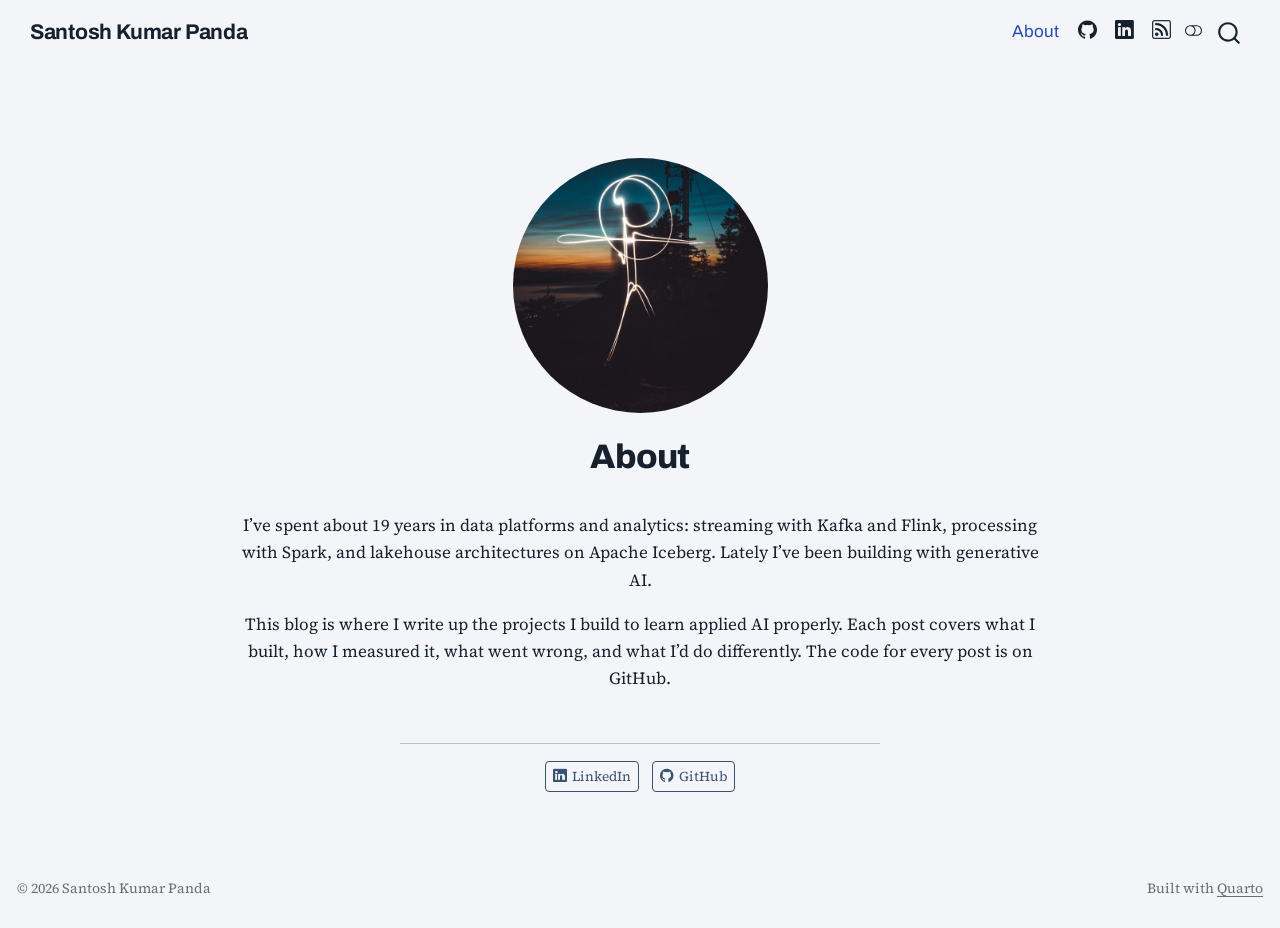
<file: about.html>
<!DOCTYPE html>
<html xmlns="http://www.w3.org/1999/xhtml" lang="en" xml:lang="en"><head>

<meta charset="utf-8">
<meta name="generator" content="quarto-1.10.19">

<meta name="viewport" content="width=device-width, initial-scale=1.0, user-scalable=yes">


<title>About – Santosh Kumar Panda</title>
<style>
/* Default styles provided by pandoc.
** See https://pandoc.org/MANUAL.html#variables-for-html for config info.
*/
span.smallcaps{font-variant: small-caps;}
div.columns{display: flex; gap: 1.5em;}
div.column{flex: auto;}
@media screen {
div.columns{gap: min(4vw, 1.5em);}
div.column{overflow-x: auto;}
}
div.hanging-indent{margin-left: 1.5em; text-indent: -1.5em;}
ul.task-list{list-style: none;}
ul.task-list li input[type="checkbox"] {
  width: 0.8em;
  margin: 0 0.8em 0.2em -1em; /* quarto-specific, see https://github.com/quarto-dev/quarto-cli/issues/4556 */ 
  vertical-align: middle;
}
</style>


<script src="site_libs/quarto-nav/quarto-nav.js"></script>
<script src="site_libs/quarto-nav/headroom.min.js"></script>
<script src="site_libs/clipboard/clipboard.min.js"></script>
<script src="site_libs/quarto-search/autocomplete.umd.js"></script>
<script src="site_libs/quarto-search/fuse.min.js"></script>
<script src="site_libs/quarto-search/quarto-search.js"></script>
<meta name="quarto:offset" content="./">
<script src="site_libs/quarto-html/quarto.js" type="module"></script>
<script src="site_libs/quarto-html/tabsets/tabsets.js" type="module"></script>
<script src="site_libs/quarto-html/popper.min.js"></script>
<script src="site_libs/quarto-html/tippy.umd.min.js"></script>
<link href="site_libs/quarto-html/tippy.css" rel="stylesheet">
<link href="site_libs/quarto-html/quarto-syntax-highlighting-8c1a86ae588bd170d872b7970179cd19.css" rel="stylesheet" class="quarto-color-scheme" id="quarto-text-highlighting-styles">
<link href="site_libs/quarto-html/quarto-syntax-highlighting-dark-5bae3474ca31e1fa5ee9bc1f17714303.css" rel="stylesheet" class="quarto-color-scheme quarto-color-alternate" id="quarto-text-highlighting-styles">
<link href="site_libs/quarto-html/quarto-syntax-highlighting-8c1a86ae588bd170d872b7970179cd19.css" rel="stylesheet" class="quarto-color-scheme-extra" id="quarto-text-highlighting-styles">
<script src="site_libs/bootstrap/bootstrap.min.js"></script>
<link href="site_libs/bootstrap/bootstrap-icons.css" rel="stylesheet">
<link href="site_libs/bootstrap/bootstrap-0a0fbeb2470214d72197066b1c120c54.min.css" rel="stylesheet" append-hash="true" class="quarto-color-scheme" id="quarto-bootstrap" data-mode="light">
<link href="site_libs/bootstrap/bootstrap-dark-78996a301623f2ec62713f3a36ff7d9b.min.css" rel="stylesheet" append-hash="true" class="quarto-color-scheme quarto-color-alternate" id="quarto-bootstrap" data-mode="dark">
<link href="site_libs/bootstrap/bootstrap-0a0fbeb2470214d72197066b1c120c54.min.css" rel="stylesheet" append-hash="true" class="quarto-color-scheme-extra" id="quarto-bootstrap" data-mode="light">
<script id="quarto-search-options" type="application/json">{
  "location": "navbar",
  "copy-button": false,
  "collapse-after": 3,
  "panel-placement": "end",
  "type": "overlay",
  "limit": 50,
  "keyboard-shortcut": [
    "f",
    "/",
    "s"
  ],
  "show-item-context": false,
  "language": {
    "search-no-results-text": "No results",
    "search-matching-documents-text": "matching documents",
    "search-copy-link-title": "Copy link to search",
    "search-hide-matches-text": "Hide additional matches",
    "search-more-match-text": "more match in this document",
    "search-more-matches-text": "more matches in this document",
    "search-clear-button-title": "Clear",
    "search-text-placeholder": "",
    "search-detached-cancel-button-title": "Cancel",
    "search-submit-button-title": "Submit",
    "search-label": "Search"
  }
}</script>
<style>html{ scroll-behavior: smooth; }</style>
<link rel="preconnect" href="https://fonts.googleapis.com">
<link rel="preconnect" href="https://fonts.gstatic.com" crossorigin="">
<link rel="stylesheet" href="https://fonts.googleapis.com/css2?family=Archivo:wght@500;600;700;800&amp;family=JetBrains+Mono:wght@400;500&amp;family=Source+Serif+4:ital,opsz,wght@0,8..60,400;0,8..60,600;1,8..60,400&amp;display=swap">


<link rel="stylesheet" href="styles.css">
<meta property="og:title" content="About – Santosh Kumar Panda">
<meta property="og:description" content="Building and evaluating LLM systems, from a data-platform engineer’s point of view.">
<meta property="og:image" content="https://mediansant.github.io/myblog/profile.jpg">
<meta property="og:site_name" content="Santosh Kumar Panda">
<meta name="twitter:title" content="About – Santosh Kumar Panda">
<meta name="twitter:description" content="Building and evaluating LLM systems, from a data-platform engineer’s point of view.">
<meta name="twitter:image" content="https://mediansant.github.io/myblog/profile.jpg">
<meta name="twitter:card" content="summary_large_image">
</head>

<body class="nav-fixed fullcontent quarto-light"><script id="quarto-html-before-body" type="application/javascript">
    const toggleBodyColorMode = (bsSheetEl) => {
      const mode = bsSheetEl.getAttribute("data-mode");
      const bodyEl = window.document.querySelector("body");
      if (mode === "dark") {
        bodyEl.classList.add("quarto-dark");
        bodyEl.classList.remove("quarto-light");
      } else {
        bodyEl.classList.add("quarto-light");
        bodyEl.classList.remove("quarto-dark");
      }
    }
    const toggleBodyColorPrimary = () => {
      const bsSheetEl = window.document.querySelector("link#quarto-bootstrap:not([rel=disabled-stylesheet])");
      if (bsSheetEl) {
        toggleBodyColorMode(bsSheetEl);
      }
    }
    const setColorSchemeToggle = (alternate) => {
      const toggles = window.document.querySelectorAll('.quarto-color-scheme-toggle');
      for (let i=0; i < toggles.length; i++) {
        const toggle = toggles[i];
        if (toggle) {
          if (alternate) {
            toggle.classList.add("alternate");
          } else {
            toggle.classList.remove("alternate");
          }
        }
      }
    };
    const toggleColorMode = (alternate) => {
      // Switch the stylesheets
      const primaryStylesheets = window.document.querySelectorAll('link.quarto-color-scheme:not(.quarto-color-alternate)');
      const alternateStylesheets = window.document.querySelectorAll('link.quarto-color-scheme.quarto-color-alternate');
      manageTransitions('#quarto-margin-sidebar .nav-link', false);
      if (alternate) {
        // note: dark is layered on light, we don't disable primary!
        enableStylesheet(alternateStylesheets);
        for (const sheetNode of alternateStylesheets) {
          if (sheetNode.id === "quarto-bootstrap") {
            toggleBodyColorMode(sheetNode);
          }
        }
      } else {
        disableStylesheet(alternateStylesheets);
        enableStylesheet(primaryStylesheets)
        toggleBodyColorPrimary();
      }
      manageTransitions('#quarto-margin-sidebar .nav-link', true);
      // Switch the toggles
      setColorSchemeToggle(alternate)
      // Hack to workaround the fact that safari doesn't
      // properly recolor the scrollbar when toggling (#1455)
      if (navigator.userAgent.indexOf('Safari') > 0 && navigator.userAgent.indexOf('Chrome') == -1) {
        manageTransitions("body", false);
        window.scrollTo(0, 1);
        setTimeout(() => {
          window.scrollTo(0, 0);
          manageTransitions("body", true);
        }, 40);
      }
    }
    const disableStylesheet = (stylesheets) => {
      for (let i=0; i < stylesheets.length; i++) {
        const stylesheet = stylesheets[i];
        stylesheet.rel = 'disabled-stylesheet';
      }
    }
    const enableStylesheet = (stylesheets) => {
      for (let i=0; i < stylesheets.length; i++) {
        const stylesheet = stylesheets[i];
        if(stylesheet.rel !== 'stylesheet') { // for Chrome, which will still FOUC without this check
          stylesheet.rel = 'stylesheet';
        }
      }
    }
    const manageTransitions = (selector, allowTransitions) => {
      const els = window.document.querySelectorAll(selector);
      for (let i=0; i < els.length; i++) {
        const el = els[i];
        if (allowTransitions) {
          el.classList.remove('notransition');
        } else {
          el.classList.add('notransition');
        }
      }
    }
    const isFileUrl = () => {
      return window.location.protocol === 'file:';
    }
    const hasAlternateSentinel = () => {
      let styleSentinel = getColorSchemeSentinel();
      if (styleSentinel !== null) {
        return styleSentinel === "alternate";
      } else {
        return false;
      }
    }
    const setStyleSentinel = (alternate) => {
      const value = alternate ? "alternate" : "default";
      if (!isFileUrl()) {
        window.localStorage.setItem("quarto-color-scheme", value);
      } else {
        localAlternateSentinel = value;
      }
    }
    const getColorSchemeSentinel = () => {
      if (!isFileUrl()) {
        const storageValue = window.localStorage.getItem("quarto-color-scheme");
        return storageValue != null ? storageValue : localAlternateSentinel;
      } else {
        return localAlternateSentinel;
      }
    }
    const toggleGiscusIfUsed = (isAlternate, darkModeDefault) => {
      const baseTheme = document.querySelector('#giscus-base-theme')?.value ?? 'light';
      const alternateTheme = document.querySelector('#giscus-alt-theme')?.value ?? 'dark';
      let newTheme = '';
      if(authorPrefersDark) {
        newTheme = isAlternate ? baseTheme : alternateTheme;
      } else {
        newTheme = isAlternate ? alternateTheme : baseTheme;
      }
      const changeGiscusTheme = () => {
        // From: https://github.com/giscus/giscus/issues/336
        const sendMessage = (message) => {
          const iframe = document.querySelector('iframe.giscus-frame');
          if (!iframe) return;
          iframe.contentWindow.postMessage({ giscus: message }, 'https://giscus.app');
        }
        sendMessage({
          setConfig: {
            theme: newTheme
          }
        });
      }
      const isGiscussLoaded = window.document.querySelector('iframe.giscus-frame') !== null;
      if (isGiscussLoaded) {
        changeGiscusTheme();
      }
    };
    const authorPrefersDark = false;
    const darkModeDefault = authorPrefersDark;
      document.querySelector('link#quarto-text-highlighting-styles.quarto-color-scheme-extra').rel = 'disabled-stylesheet';
      document.querySelector('link#quarto-bootstrap.quarto-color-scheme-extra').rel = 'disabled-stylesheet';
    let localAlternateSentinel = darkModeDefault ? 'alternate' : 'default';
    // Dark / light mode switch
    window.quartoToggleColorScheme = () => {
      // Read the current dark / light value
      let toAlternate = !hasAlternateSentinel();
      toggleColorMode(toAlternate);
      setStyleSentinel(toAlternate);
      toggleGiscusIfUsed(toAlternate, darkModeDefault);
      window.dispatchEvent(new Event('resize'));
    };
    // Switch to dark mode if need be
    if (hasAlternateSentinel()) {
      toggleColorMode(true);
    } else {
      toggleColorMode(false);
    }
  </script>

<div id="quarto-search-results"></div>
  <header id="quarto-header" class="headroom fixed-top">
    <nav class="navbar navbar-expand-lg " data-bs-theme="dark">
      <div class="navbar-container container-fluid">
      <div class="navbar-brand-container mx-auto">
    <a class="navbar-brand" href="./index.html">
    <span class="navbar-title">Santosh Kumar Panda</span>
    </a>
  </div>
            <div id="quarto-search" class="" title="Search"></div>
          <button class="navbar-toggler" type="button" data-bs-toggle="collapse" data-bs-target="#navbarCollapse" aria-controls="navbarCollapse" role="menu" aria-expanded="false" aria-label="Toggle navigation" onclick="if (window.quartoToggleHeadroom) { window.quartoToggleHeadroom(); }">
  <span class="navbar-toggler-icon"></span>
</button>
          <div class="collapse navbar-collapse" id="navbarCollapse">
            <ul class="navbar-nav navbar-nav-scroll ms-auto">
  <li class="nav-item">
    <a class="nav-link active" href="./about.html" aria-current="page"> 
<span class="menu-text">About</span></a>
  </li>  
  <li class="nav-item compact">
    <a class="nav-link" href="https://github.com/mediansant"> <i class="bi bi-github" role="img" aria-label="GitHub">
</i> 
<span class="menu-text"></span></a>
  </li>  
  <li class="nav-item compact">
    <a class="nav-link" href="https://www.linkedin.com/in/santosh015"> <i class="bi bi-linkedin" role="img" aria-label="LinkedIn">
</i> 
<span class="menu-text"></span></a>
  </li>  
  <li class="nav-item compact">
    <a class="nav-link" href="./index.xml"> <i class="bi bi-rss" role="img" aria-label="RSS feed">
</i> 
<span class="menu-text"></span></a>
  </li>  
</ul>
          </div> <!-- /navcollapse -->
            <div class="quarto-navbar-tools">
  <a href="" class="quarto-color-scheme-toggle quarto-navigation-tool  px-1" onclick="window.quartoToggleColorScheme(); return false;" title="Toggle dark mode"><i class="bi"></i></a>
</div>
      </div> <!-- /container-fluid -->
    </nav>
</header>
<!-- content -->
<div id="quarto-content" class="quarto-container page-columns page-rows-contents page-layout-article page-navbar">
<!-- sidebar -->
<!-- margin-sidebar -->
    
<!-- main -->
<div class="quarto-about-jolla">
  <img src="profile.jpg" class="about-image
  round " style="height: 15em; width: 15em;">
 <header id="title-block-header" class="quarto-title-block default">
<div class="quarto-title">
<h1 class="title">About</h1>
</div>
<div class="quarto-title-meta">
  </div>
</header><main class="content" id="quarto-document-content">

<p>I’ve spent about 19 years in data platforms and analytics: streaming with Kafka and Flink, processing with Spark, and lakehouse architectures on Apache Iceberg. Lately I’ve been building with generative AI.</p>
<p>This blog is where I write up the projects I build to learn applied AI properly. Each post covers what I built, how I measured it, what went wrong, and what I’d do differently. The code for every post is on GitHub.</p>
<!-- Edit freely. Add or remove employer names as you prefer; everything here is published. -->


</main> 
  <hr class="about-sep">
   <div class="about-links">
  <a href="https://www.linkedin.com/in/santosh015" class="about-link" rel="" target="">
    <i class="bi bi-linkedin"></i>
     <span class="about-link-text">LinkedIn</span>
  </a>
  <a href="https://github.com/mediansant" class="about-link" rel="" target="">
    <i class="bi bi-github"></i>
     <span class="about-link-text">GitHub</span>
  </a>
</div>
</div>
 <!-- /main -->
<script id="quarto-html-after-body" type="application/javascript">
  window.document.addEventListener("DOMContentLoaded", function (event) {
    // Ensure there is a toggle, if there isn't float one in the top right
    if (window.document.querySelector('.quarto-color-scheme-toggle') === null) {
      const a = window.document.createElement('a');
      a.classList.add('top-right');
      a.classList.add('quarto-color-scheme-toggle');
      a.href = "";
      a.onclick = function() { try { window.quartoToggleColorScheme(); } catch {} return false; };
      const i = window.document.createElement("i");
      i.classList.add('bi');
      a.appendChild(i);
      window.document.body.appendChild(a);
    }
    setColorSchemeToggle(hasAlternateSentinel())
    const isCodeAnnotation = (el) => {
      for (const clz of el.classList) {
        if (clz.startsWith('code-annotation-')) {                     
          return true;
        }
      }
      return false;
    }
    const onCopySuccess = function(e) {
      // button target
      const button = e.trigger;
      // don't keep focus
      button.blur();
      // flash "checked"
      button.classList.add('code-copy-button-checked');
      var currentTitle = button.getAttribute("title");
      button.setAttribute("title", "Copied!");
      let tooltip;
      if (window.bootstrap) {
        button.setAttribute("data-bs-toggle", "tooltip");
        button.setAttribute("data-bs-placement", "left");
        button.setAttribute("data-bs-title", "Copied!");
        tooltip = new bootstrap.Tooltip(button, 
          { trigger: "manual", 
            customClass: "code-copy-button-tooltip",
            offset: [0, -8]});
        tooltip.show();    
      }
      setTimeout(function() {
        if (tooltip) {
          tooltip.hide();
          button.removeAttribute("data-bs-title");
          button.removeAttribute("data-bs-toggle");
          button.removeAttribute("data-bs-placement");
        }
        button.setAttribute("title", currentTitle);
        button.classList.remove('code-copy-button-checked');
      }, 1000);
      // clear code selection
      e.clearSelection();
    }
    const getTextToCopy = function(trigger) {
      const outerScaffold = trigger.parentElement.cloneNode(true);
      const codeEl = outerScaffold.querySelector('code');
      for (const childEl of codeEl.children) {
        if (isCodeAnnotation(childEl)) {
          childEl.remove();
        }
      }
      return codeEl.innerText;
    }
    const clipboard = new window.ClipboardJS('.code-copy-button:not([data-in-quarto-modal])', {
      text: getTextToCopy
    });
    clipboard.on('success', onCopySuccess);
    if (window.document.getElementById('quarto-embedded-source-code-modal')) {
      const clipboardModal = new window.ClipboardJS('.code-copy-button[data-in-quarto-modal]', {
        text: getTextToCopy,
        container: window.document.getElementById('quarto-embedded-source-code-modal')
      });
      clipboardModal.on('success', onCopySuccess);
    }
      var localhostRegex = new RegExp(/^(?:http|https):\/\/localhost\:?[0-9]*\//);
      var mailtoRegex = new RegExp(/^mailto:/);
        var filterRegex = new RegExp("https:\/\/mediansant\.github\.io\/myblog\/");
      var isInternal = (href) => {
          return filterRegex.test(href) || localhostRegex.test(href) || mailtoRegex.test(href);
      }
      // Inspect non-navigation links and adorn them if external
     var links = window.document.querySelectorAll('a[href]:not(.nav-link):not(.navbar-brand):not(.toc-action):not(.sidebar-link):not(.sidebar-item-toggle):not(.pagination-link):not(.no-external):not([aria-hidden]):not(.dropdown-item):not(.quarto-navigation-tool):not(.about-link)');
      for (var i=0; i<links.length; i++) {
        const link = links[i];
        if (!isInternal(link.href)) {
          // undo the damage that might have been done by quarto-nav.js in the case of
          // links that we want to consider external
          if (link.dataset.originalHref !== undefined) {
            link.href = link.dataset.originalHref;
          }
        }
      }
    function tippyHover(el, contentFn, onTriggerFn, onUntriggerFn) {
      const config = {
        allowHTML: true,
        maxWidth: 500,
        delay: 100,
        arrow: false,
        appendTo: function(el) {
            return el.parentElement;
        },
        interactive: true,
        interactiveBorder: 10,
        theme: 'quarto',
        placement: 'bottom-start',
      };
      if (contentFn) {
        config.content = contentFn;
      }
      if (onTriggerFn) {
        config.onTrigger = onTriggerFn;
      }
      if (onUntriggerFn) {
        config.onUntrigger = onUntriggerFn;
      }
      window.tippy(el, config); 
    }
    const noterefs = window.document.querySelectorAll('a[role="doc-noteref"]');
    for (var i=0; i<noterefs.length; i++) {
      const ref = noterefs[i];
      tippyHover(ref, function() {
        // use id or data attribute instead here
        let href = ref.getAttribute('data-footnote-href') || ref.getAttribute('href');
        try { href = new URL(href).hash; } catch {}
        const id = href.replace(/^#\/?/, "");
        const note = window.document.getElementById(id);
        if (note) {
          return note.innerHTML;
        } else {
          return "";
        }
      });
    }
    const xrefs = window.document.querySelectorAll('a.quarto-xref');
    const processXRef = (id, note) => {
      // Strip column container classes
      const stripColumnClz = (el) => {
        el.classList.remove("page-full", "page-columns");
        if (el.children) {
          for (const child of el.children) {
            stripColumnClz(child);
          }
        }
      }
      stripColumnClz(note)
      if (id === null || id.startsWith('sec-')) {
        // Special case sections, only their first couple elements
        const container = document.createElement("div");
        if (note.children && note.children.length > 2) {
          container.appendChild(note.children[0].cloneNode(true));
          for (let i = 1; i < note.children.length; i++) {
            const child = note.children[i];
            if (child.tagName === "P" && child.innerText === "") {
              continue;
            } else {
              container.appendChild(child.cloneNode(true));
              break;
            }
          }
          if (window.Quarto?.typesetMath) {
            window.Quarto.typesetMath(container);
          }
          return container.innerHTML
        } else {
          if (window.Quarto?.typesetMath) {
            window.Quarto.typesetMath(note);
          }
          return note.innerHTML;
        }
      } else {
        // Remove any anchor links if they are present
        const anchorLink = note.querySelector('a.anchorjs-link');
        if (anchorLink) {
          anchorLink.remove();
        }
        if (window.Quarto?.typesetMath) {
          window.Quarto.typesetMath(note);
        }
        if (note.classList.contains("callout")) {
          return note.outerHTML;
        } else {
          return note.innerHTML;
        }
      }
    }
    for (var i=0; i<xrefs.length; i++) {
      const xref = xrefs[i];
      tippyHover(xref, undefined, function(instance) {
        instance.disable();
        let url = xref.getAttribute('href');
        let hash = undefined; 
        if (url.startsWith('#')) {
          hash = url;
        } else {
          try { hash = new URL(url).hash; } catch {}
        }
        if (hash) {
          const id = hash.replace(/^#\/?/, "");
          const note = window.document.getElementById(id);
          if (note !== null) {
            try {
              const html = processXRef(id, note.cloneNode(true));
              instance.setContent(html);
            } finally {
              instance.enable();
              instance.show();
            }
          } else {
            // See if we can fetch this
            fetch(url.split('#')[0])
            .then(res => res.text())
            .then(html => {
              const parser = new DOMParser();
              const htmlDoc = parser.parseFromString(html, "text/html");
              const note = htmlDoc.getElementById(id);
              if (note !== null) {
                const html = processXRef(id, note);
                instance.setContent(html);
              } 
            }).finally(() => {
              instance.enable();
              instance.show();
            });
          }
        } else {
          // See if we can fetch a full url (with no hash to target)
          // This is a special case and we should probably do some content thinning / targeting
          fetch(url)
          .then(res => res.text())
          .then(html => {
            const parser = new DOMParser();
            const htmlDoc = parser.parseFromString(html, "text/html");
            const note = htmlDoc.querySelector('main.content');
            if (note !== null) {
              // This should only happen for chapter cross references
              // (since there is no id in the URL)
              // remove the first header
              if (note.children.length > 0 && note.children[0].tagName === "HEADER") {
                note.children[0].remove();
              }
              const html = processXRef(null, note);
              instance.setContent(html);
            } 
          }).finally(() => {
            instance.enable();
            instance.show();
          });
        }
      }, function(instance) {
      });
    }
        let selectedAnnoteEl;
        const selectorForAnnotation = ( cell, annotation) => {
          let cellAttr = 'data-code-cell="' + cell + '"';
          let lineAttr = 'data-code-annotation="' +  annotation + '"';
          const selector = 'span[' + cellAttr + '][' + lineAttr + ']';
          return selector;
        }
        const selectCodeLines = (annoteEl) => {
          const doc = window.document;
          const targetCell = annoteEl.getAttribute("data-target-cell");
          const targetAnnotation = annoteEl.getAttribute("data-target-annotation");
          const annoteSpan = window.document.querySelector(selectorForAnnotation(targetCell, targetAnnotation));
          const lines = annoteSpan.getAttribute("data-code-lines").split(",");
          const lineIds = lines.map((line) => {
            return targetCell + "-" + line;
          })
          let top = null;
          let height = null;
          let parent = null;
          if (lineIds.length > 0) {
              //compute the position of the single el (top and bottom and make a div)
              const el = window.document.getElementById(lineIds[0]);
              top = el.offsetTop;
              height = el.offsetHeight;
              parent = el.parentElement.parentElement;
            if (lineIds.length > 1) {
              const lastEl = window.document.getElementById(lineIds[lineIds.length - 1]);
              const bottom = lastEl.offsetTop + lastEl.offsetHeight;
              height = bottom - top;
            }
            if (top !== null && height !== null && parent !== null) {
              // cook up a div (if necessary) and position it 
              let div = window.document.getElementById("code-annotation-line-highlight");
              if (div === null) {
                div = window.document.createElement("div");
                div.setAttribute("id", "code-annotation-line-highlight");
                div.style.position = 'absolute';
                parent.appendChild(div);
              }
              div.style.top = top - 2 + "px";
              div.style.height = height + 4 + "px";
              div.style.left = 0;
              let gutterDiv = window.document.getElementById("code-annotation-line-highlight-gutter");
              if (gutterDiv === null) {
                gutterDiv = window.document.createElement("div");
                gutterDiv.setAttribute("id", "code-annotation-line-highlight-gutter");
                gutterDiv.style.position = 'absolute';
                const codeCell = window.document.getElementById(targetCell);
                const gutter = codeCell.querySelector('.code-annotation-gutter');
                gutter.appendChild(gutterDiv);
              }
              gutterDiv.style.top = top - 2 + "px";
              gutterDiv.style.height = height + 4 + "px";
            }
            selectedAnnoteEl = annoteEl;
          }
        };
        const unselectCodeLines = () => {
          const elementsIds = ["code-annotation-line-highlight", "code-annotation-line-highlight-gutter"];
          elementsIds.forEach((elId) => {
            const div = window.document.getElementById(elId);
            if (div) {
              div.remove();
            }
          });
          selectedAnnoteEl = undefined;
        };
          // Handle positioning of the toggle
      window.addEventListener(
        "resize",
        throttle(() => {
          elRect = undefined;
          if (selectedAnnoteEl) {
            selectCodeLines(selectedAnnoteEl);
          }
        }, 10)
      );
      function throttle(fn, ms) {
      let throttle = false;
      let timer;
        return (...args) => {
          if(!throttle) { // first call gets through
              fn.apply(this, args);
              throttle = true;
          } else { // all the others get throttled
              if(timer) clearTimeout(timer); // cancel #2
              timer = setTimeout(() => {
                fn.apply(this, args);
                timer = throttle = false;
              }, ms);
          }
        };
      }
        // Attach click handler to the DT
        const annoteDls = window.document.querySelectorAll('dt[data-target-cell]');
        for (const annoteDlNode of annoteDls) {
          annoteDlNode.addEventListener('click', (event) => {
            const clickedEl = event.target;
            if (clickedEl !== selectedAnnoteEl) {
              unselectCodeLines();
              const activeEl = window.document.querySelector('dt[data-target-cell].code-annotation-active');
              if (activeEl) {
                activeEl.classList.remove('code-annotation-active');
              }
              selectCodeLines(clickedEl);
              clickedEl.classList.add('code-annotation-active');
            } else {
              // Unselect the line
              unselectCodeLines();
              clickedEl.classList.remove('code-annotation-active');
            }
          });
        }
    const findCites = (el) => {
      const parentEl = el.parentElement;
      if (parentEl) {
        const cites = parentEl.dataset.cites;
        if (cites) {
          return {
            el,
            cites: cites.split(' ')
          };
        } else {
          return findCites(el.parentElement)
        }
      } else {
        return undefined;
      }
    };
    var bibliorefs = window.document.querySelectorAll('a[role="doc-biblioref"]');
    for (var i=0; i<bibliorefs.length; i++) {
      const ref = bibliorefs[i];
      const citeInfo = findCites(ref);
      if (citeInfo) {
        tippyHover(citeInfo.el, function() {
          var popup = window.document.createElement('div');
          citeInfo.cites.forEach(function(cite) {
            var citeDiv = window.document.createElement('div');
            citeDiv.classList.add('hanging-indent');
            citeDiv.classList.add('csl-entry');
            var biblioDiv = window.document.getElementById('ref-' + cite);
            if (biblioDiv) {
              citeDiv.innerHTML = biblioDiv.innerHTML;
            }
            popup.appendChild(citeDiv);
          });
          return popup.innerHTML;
        });
      }
    }
  });
  </script>
</div> <!-- /content -->
<footer class="footer">
  <div class="nav-footer">
    <div class="nav-footer-left">
<p>© 2026 Santosh Kumar Panda</p>
</div>   
    <div class="nav-footer-center">
      &nbsp;
    </div>
    <div class="nav-footer-right">
<p>Built with <a href="https://quarto.org">Quarto</a></p>
</div>
  </div>
</footer>




<script src="site_libs/quarto-html/zenscroll-min.js"></script>
</body></html>
</file>
<file: site_libs/quarto-html/tippy.css>
.tippy-box[data-animation=fade][data-state=hidden]{opacity:0}[data-tippy-root]{max-width:calc(100vw - 10px)}.tippy-box{position:relative;background-color:#333;color:#fff;border-radius:4px;font-size:14px;line-height:1.4;white-space:normal;outline:0;transition-property:transform,visibility,opacity}.tippy-box[data-placement^=top]>.tippy-arrow{bottom:0}.tippy-box[data-placement^=top]>.tippy-arrow:before{bottom:-7px;left:0;border-width:8px 8px 0;border-top-color:initial;transform-origin:center top}.tippy-box[data-placement^=bottom]>.tippy-arrow{top:0}.tippy-box[data-placement^=bottom]>.tippy-arrow:before{top:-7px;left:0;border-width:0 8px 8px;border-bottom-color:initial;transform-origin:center bottom}.tippy-box[data-placement^=left]>.tippy-arrow{right:0}.tippy-box[data-placement^=left]>.tippy-arrow:before{border-width:8px 0 8px 8px;border-left-color:initial;right:-7px;transform-origin:center left}.tippy-box[data-placement^=right]>.tippy-arrow{left:0}.tippy-box[data-placement^=right]>.tippy-arrow:before{left:-7px;border-width:8px 8px 8px 0;border-right-color:initial;transform-origin:center right}.tippy-box[data-inertia][data-state=visible]{transition-timing-function:cubic-bezier(.54,1.5,.38,1.11)}.tippy-arrow{width:16px;height:16px;color:#333}.tippy-arrow:before{content:"";position:absolute;border-color:transparent;border-style:solid}.tippy-content{position:relative;padding:5px 9px;z-index:1}
</file>
<file: site_libs/quarto-html/quarto-syntax-highlighting-8c1a86ae588bd170d872b7970179cd19.css>
/* quarto syntax highlight colors */
:root {
  --quarto-hl-al-color: #ff5555;
  --quarto-hl-an-color: #6a737d;
  --quarto-hl-at-color: #d73a49;
  --quarto-hl-bn-color: #005cc5;
  --quarto-hl-bu-color: #d73a49;
  --quarto-hl-ch-color: #032f62;
  --quarto-hl-co-color: #6a737d;
  --quarto-hl-cv-color: #6a737d;
  --quarto-hl-cn-color: #005cc5;
  --quarto-hl-cf-color: #d73a49;
  --quarto-hl-dt-color: #d73a49;
  --quarto-hl-dv-color: #005cc5;
  --quarto-hl-do-color: #6a737d;
  --quarto-hl-er-color: #ff5555;
  --quarto-hl-ex-color: #d73a49;
  --quarto-hl-fl-color: #005cc5;
  --quarto-hl-fu-color: #6f42c1;
  --quarto-hl-im-color: #032f62;
  --quarto-hl-in-color: #6a737d;
  --quarto-hl-kw-color: #d73a49;
  --quarto-hl-op-color: #24292e;
  --quarto-hl-pp-color: #d73a49;
  --quarto-hl-re-color: #6a737d;
  --quarto-hl-sc-color: #005cc5;
  --quarto-hl-ss-color: #032f62;
  --quarto-hl-st-color: #032f62;
  --quarto-hl-va-color: #e36209;
  --quarto-hl-vs-color: #032f62;
  --quarto-hl-wa-color: #ff5555;
}

/* other quarto variables */
:root {
  --quarto-font-monospace: "JetBrains Mono", ui-monospace, SFMono-Regular, Menlo, Consolas, monospace;
}

/* syntax highlight based on Pandoc's rules */
pre > code.sourceCode > span {
  color: #24292e;
}

code.sourceCode > span {
  color: #24292e;
}

div.sourceCode,
div.sourceCode pre.sourceCode {
  color: #24292e;
}

/* Normal */
code span {
  color: #24292e;
}

/* Alert */
code span.al {
  font-weight: bold;
  color: #ff5555;
}

/* Annotation */
code span.an {
  color: #6a737d;
}

/* Attribute */
code span.at {
  color: #d73a49;
}

/* BaseN */
code span.bn {
  color: #005cc5;
}

/* BuiltIn */
code span.bu {
  color: #d73a49;
}

/* ControlFlow */
code span.cf {
  color: #d73a49;
}

/* Char */
code span.ch {
  color: #032f62;
}

/* Constant */
code span.cn {
  color: #005cc5;
}

/* Comment */
code span.co {
  color: #6a737d;
}

/* CommentVar */
code span.cv {
  color: #6a737d;
}

/* Documentation */
code span.do {
  color: #6a737d;
}

/* DataType */
code span.dt {
  color: #d73a49;
}

/* DecVal */
code span.dv {
  color: #005cc5;
}

/* Error */
code span.er {
  color: #ff5555;
  text-decoration: underline;
}

/* Extension */
code span.ex {
  font-weight: bold;
  color: #d73a49;
}

/* Float */
code span.fl {
  color: #005cc5;
}

/* Function */
code span.fu {
  color: #6f42c1;
}

/* Import */
code span.im {
  color: #032f62;
}

/* Information */
code span.in {
  color: #6a737d;
}

/* Keyword */
code span.kw {
  color: #d73a49;
}

/* Operator */
code span.op {
  color: #24292e;
}

/* Preprocessor */
code span.pp {
  color: #d73a49;
}

/* RegionMarker */
code span.re {
  color: #6a737d;
}

/* SpecialChar */
code span.sc {
  color: #005cc5;
}

/* SpecialString */
code span.ss {
  color: #032f62;
}

/* String */
code span.st {
  color: #032f62;
}

/* Variable */
code span.va {
  color: #e36209;
}

/* VerbatimString */
code span.vs {
  color: #032f62;
}

/* Warning */
code span.wa {
  color: #ff5555;
}

.prevent-inlining {
  content: "</";
}

/*# sourceMappingURL=5663cc5324b9d5cda38c81cc50ab4f5d.css.map */
</file>
<file: site_libs/quarto-html/quarto-syntax-highlighting-dark-5bae3474ca31e1fa5ee9bc1f17714303.css>
/* quarto syntax highlight colors */
:root {
  --quarto-hl-al-color: #ff5555;
  --quarto-hl-an-color: #6a737d;
  --quarto-hl-at-color: #f97583;
  --quarto-hl-bn-color: #79b8ff;
  --quarto-hl-bu-color: #f97583;
  --quarto-hl-ch-color: #9ecbff;
  --quarto-hl-co-color: #6a737d;
  --quarto-hl-cv-color: #6a737d;
  --quarto-hl-cn-color: #79b8ff;
  --quarto-hl-cf-color: #f97583;
  --quarto-hl-dt-color: #f97583;
  --quarto-hl-dv-color: #79b8ff;
  --quarto-hl-do-color: #6a737d;
  --quarto-hl-er-color: #ff5555;
  --quarto-hl-ex-color: #f97583;
  --quarto-hl-fl-color: #79b8ff;
  --quarto-hl-fu-color: #b392f0;
  --quarto-hl-im-color: #9ecbff;
  --quarto-hl-in-color: #6a737d;
  --quarto-hl-kw-color: #f97583;
  --quarto-hl-op-color: #e1e4e8;
  --quarto-hl-pp-color: #f97583;
  --quarto-hl-re-color: #6a737d;
  --quarto-hl-sc-color: #79b8ff;
  --quarto-hl-ss-color: #9ecbff;
  --quarto-hl-st-color: #9ecbff;
  --quarto-hl-va-color: #ffab70;
  --quarto-hl-vs-color: #9ecbff;
  --quarto-hl-wa-color: #ff5555;
}

/* other quarto variables */
:root {
  --quarto-font-monospace: "JetBrains Mono", ui-monospace, SFMono-Regular, Menlo, Consolas, monospace;
}

/* syntax highlight based on Pandoc's rules */
pre > code.sourceCode > span {
  color: #e1e4e8;
}

code.sourceCode > span {
  color: #e1e4e8;
}

div.sourceCode,
div.sourceCode pre.sourceCode {
  color: #e1e4e8;
}

/* Normal */
code span {
  color: #e1e4e8;
}

/* Alert */
code span.al {
  font-weight: bold;
  color: #ff5555;
}

/* Annotation */
code span.an {
  color: #6a737d;
}

/* Attribute */
code span.at {
  color: #f97583;
}

/* BaseN */
code span.bn {
  color: #79b8ff;
}

/* BuiltIn */
code span.bu {
  color: #f97583;
}

/* ControlFlow */
code span.cf {
  color: #f97583;
}

/* Char */
code span.ch {
  color: #9ecbff;
}

/* Constant */
code span.cn {
  color: #79b8ff;
}

/* Comment */
code span.co {
  color: #6a737d;
}

/* CommentVar */
code span.cv {
  color: #6a737d;
}

/* Documentation */
code span.do {
  color: #6a737d;
}

/* DataType */
code span.dt {
  color: #f97583;
}

/* DecVal */
code span.dv {
  color: #79b8ff;
}

/* Error */
code span.er {
  color: #ff5555;
  text-decoration: underline;
}

/* Extension */
code span.ex {
  font-weight: bold;
  color: #f97583;
}

/* Float */
code span.fl {
  color: #79b8ff;
}

/* Function */
code span.fu {
  color: #b392f0;
}

/* Import */
code span.im {
  color: #9ecbff;
}

/* Information */
code span.in {
  color: #6a737d;
}

/* Keyword */
code span.kw {
  color: #f97583;
}

/* Operator */
code span.op {
  color: #e1e4e8;
}

/* Preprocessor */
code span.pp {
  color: #f97583;
}

/* RegionMarker */
code span.re {
  color: #6a737d;
}

/* SpecialChar */
code span.sc {
  color: #79b8ff;
}

/* SpecialString */
code span.ss {
  color: #9ecbff;
}

/* String */
code span.st {
  color: #9ecbff;
}

/* Variable */
code span.va {
  color: #ffab70;
}

/* VerbatimString */
code span.vs {
  color: #9ecbff;
}

/* Warning */
code span.wa {
  color: #ff5555;
}

.prevent-inlining {
  content: "</";
}

/*# sourceMappingURL=36e6f8905dee12fae14cf382e32bf252.css.map */
</file>
<file: styles.css>
/* Shared rules for both themes. Colours come from the --di-* tokens in theme-light.scss / theme-dark.scss. */

/* ---------- Typography ---------- */
h1, h2, h3, h4, .title, .navbar-brand, .listing-title, .quarto-title-meta-heading, .sidebar nav[role="doc-toc"] {
  font-family: var(--di-display);
  letter-spacing: -0.01em;
  text-wrap: balance;
}
h1.title { font-weight: 800; letter-spacing: -0.02em; }
h2 { margin-top: 2.4rem; }
.navbar-brand { font-weight: 700; }
.navbar .nav-link, .quarto-title-meta, .listing-date, .listing-categories, .page-footer {
  font-family: var(--di-display);
}
mark { background: var(--di-mark); color: var(--di-mark-ink); padding: 0 .15em; border-radius: 2px; }
code { font-size: .88em; }
.figure-caption, figcaption { color: var(--di-muted); font-size: .9rem; }

/* Title banner: ink on paper with a single accent rule, instead of a solid colour block */
.quarto-title-banner {
  background: var(--di-paper) !important;
  color: var(--di-ink) !important;
  border-bottom: 2px solid var(--di-ink);
}
.quarto-title-banner .title, .quarto-title-banner .description, .quarto-title-banner .subtitle { color: var(--di-ink) !important; }
.quarto-title-banner .quarto-category {
  color: var(--di-accent); border: 1px solid var(--di-accent); background: transparent;
  font-family: var(--di-display); font-size: .72rem; letter-spacing: .06em; text-transform: uppercase;
}

/* ---------- Post list ---------- */
.quarto-post { border-bottom: 1px solid var(--di-rule); padding-block: 1.2rem; }
.quarto-post .listing-title { font-weight: 700; }
.quarto-post:hover .listing-title { color: var(--di-accent); }

/* ---------- Callouts and tables ---------- */
.callout { border-radius: 6px; }
.table { font-size: .93rem; }
.table th { font-family: var(--di-display); font-size: .8rem; color: var(--di-muted); }
.table td.num, .table th.num { text-align: right; font-variant-numeric: tabular-nums; font-family: var(--di-mono); font-size: .85rem; }

/* ---------- Inline SVG diagrams ---------- */
.di-fig { margin: 1.2rem 0 1.6rem; }
.di-fig .frame { background: var(--di-surface); border: 1px solid var(--di-rule); border-radius: 8px; padding: 14px; overflow-x: auto; color: var(--di-ink); }
.di-fig svg { display: block; width: 100%; height: auto; min-width: 560px; }
.di-fig svg text { font-family: var(--di-display); fill: currentColor; }
.di-fig .t-sm { font-size: 11px; }
.di-fig .t-md { font-size: 13px; font-weight: 600; }
.di-fig .t-lg { font-size: 16px; font-weight: 700; }
.di-fig .t-cap { font-size: 10.5px; letter-spacing: .12em; font-weight: 600; }
.di-fig .muted { fill: var(--di-muted); }
.di-fig .box { fill: var(--di-surface); stroke: currentColor; stroke-width: 1.3; }
.di-fig .box-soft { fill: var(--di-accent-soft); stroke: var(--di-accent); stroke-width: 1.3; }
.di-fig .box-code { fill: var(--di-code); stroke: var(--di-rule); stroke-width: 1; }
.di-fig .line { stroke: currentColor; stroke-width: 1.3; fill: none; }
.di-fig .line-accent { stroke: var(--di-accent); stroke-width: 1.6; fill: none; }
.di-fig .dash { stroke-dasharray: 5 4; }
.di-fig .ah { fill: currentColor; }
.di-fig .ah-accent { fill: var(--di-accent); }
.di-fig .tp { fill: var(--di-tp); } .di-fig .fp { fill: var(--di-fp); } .di-fig .fn { fill: var(--di-fn); } .di-fig .tn { fill: var(--di-tn); }

/* ---------- Failure explorer ---------- */
.fx { background: var(--di-surface); border: 1px solid var(--di-rule); border-radius: 10px; padding: 1rem; margin: 1.2rem 0 2rem; color: var(--di-ink); }
.fx-label { font-family: var(--di-display); font-size: .72rem; letter-spacing: .12em; text-transform: uppercase; color: var(--di-muted); font-weight: 600; margin: 0 0 .4rem; }
.fx-row { display: flex; flex-wrap: wrap; gap: .4rem; margin-bottom: .9rem; }
.fx button.chip {
  font-family: var(--di-display); font-size: .82rem; font-weight: 600; cursor: pointer;
  border: 1px solid var(--di-rule); background: var(--di-paper); color: var(--di-ink);
  border-radius: 999px; padding: .28rem .7rem; display: inline-flex; gap: .4rem; align-items: center;
}
.fx button.chip:hover { border-color: var(--di-accent); }
.fx button.chip[aria-pressed="true"] { background: var(--di-accent); border-color: var(--di-accent); color: var(--di-surface); }
.fx button.chip .n { font-family: var(--di-mono); font-size: .75rem; opacity: .8; }
.fx button.chip:focus-visible { outline: 2px solid var(--di-accent); outline-offset: 2px; }
.fx-bar { display: flex; height: 14px; border-radius: 4px; overflow: hidden; background: var(--di-code); margin: .2rem 0 .4rem; }
.fx-bar span { display: block; height: 100%; transition: width .35s ease; }
@media (prefers-reduced-motion: reduce) { .fx-bar span { transition: none; } }
.fx-legend { display: flex; flex-wrap: wrap; gap: .3rem 1rem; font-family: var(--di-display); font-size: .78rem; color: var(--di-muted); margin-bottom: 1rem; }
.fx-legend i { display: inline-block; width: 10px; height: 10px; border-radius: 2px; margin-right: .35rem; vertical-align: -1px; }
.fx-summary { font-family: var(--di-display); font-size: .9rem; margin: 0 0 .8rem; }
.fx-list { display: grid; gap: .6rem; max-height: 34rem; overflow-y: auto; padding-right: .2rem; }
.fx-card { border: 1px solid var(--di-rule); border-left: 4px solid var(--di-muted); border-radius: 6px; padding: .65rem .85rem; background: var(--di-paper); min-width: 0; }
.fx-card[data-bucket="Definition"] { border-left-color: var(--di-accent); }
.fx-card[data-bucket="Schema"] { border-left-color: var(--di-fn); }
.fx-card[data-bucket="Label noise"] { border-left-color: var(--di-tn); }
.fx-card[data-bucket="Model"] { border-left-color: var(--di-fp); }
.fx-head { display: flex; flex-wrap: wrap; gap: .3rem .6rem; align-items: baseline; margin-bottom: .35rem; }
.fx-head b { font-family: var(--di-display); font-size: .95rem; }
.fx-field { font-family: var(--di-mono); font-size: .75rem; color: var(--di-muted); }
.fx-tag { font-family: var(--di-mono); font-size: .7rem; padding: .05rem .35rem; border-radius: 3px; color: var(--di-surface); }
.fx-tag.FP { background: var(--di-fp); } .fx-tag.FN { background: var(--di-fn); } .fx-tag.TP { background: var(--di-tp); }
.fx-bucket { margin-left: auto; font-family: var(--di-display); font-size: .72rem; font-weight: 600; letter-spacing: .06em; text-transform: uppercase; color: var(--di-muted); }
.fx-kv { display: grid; grid-template-columns: 5.5rem minmax(0, 1fr); gap: .15rem .6rem; font-size: .88rem; }
.fx-kv dt { font-family: var(--di-display); font-size: .75rem; color: var(--di-muted); padding-top: .15rem; }
.fx-kv dd { margin: 0; font-family: var(--di-mono); font-size: .78rem; overflow-wrap: anywhere; }
.fx-kv dd.ev { font-family: inherit; font-style: italic; font-size: .86rem; }
.fx-items { display: flex; flex-wrap: wrap; gap: .25rem; }
.fx-items span { font-family: var(--di-mono); font-size: .72rem; border-radius: 3px; padding: .02rem .35rem; border: 1px solid var(--di-rule); }
.fx-items .hit { border-color: var(--di-tp); color: var(--di-tp); }
.fx-items .miss { border-color: var(--di-fn); color: var(--di-fn); }
.fx-items .extra { border-color: var(--di-fp); color: var(--di-fp); }
.fx-note { font-size: .86rem; color: var(--di-muted); margin: .4rem 0 0; }
.fx-empty { color: var(--di-muted); font-style: italic; }
@media (max-width: 560px) { .fx-kv { grid-template-columns: minmax(0, 1fr); } .fx-bucket { margin-left: 0; } }

/* Wide tables scroll inside themselves on phones instead of widening the page */
@media (max-width: 767.98px) {
  #quarto-document-content table { display: block; overflow-x: auto; max-width: 100%; }
}
</file>
